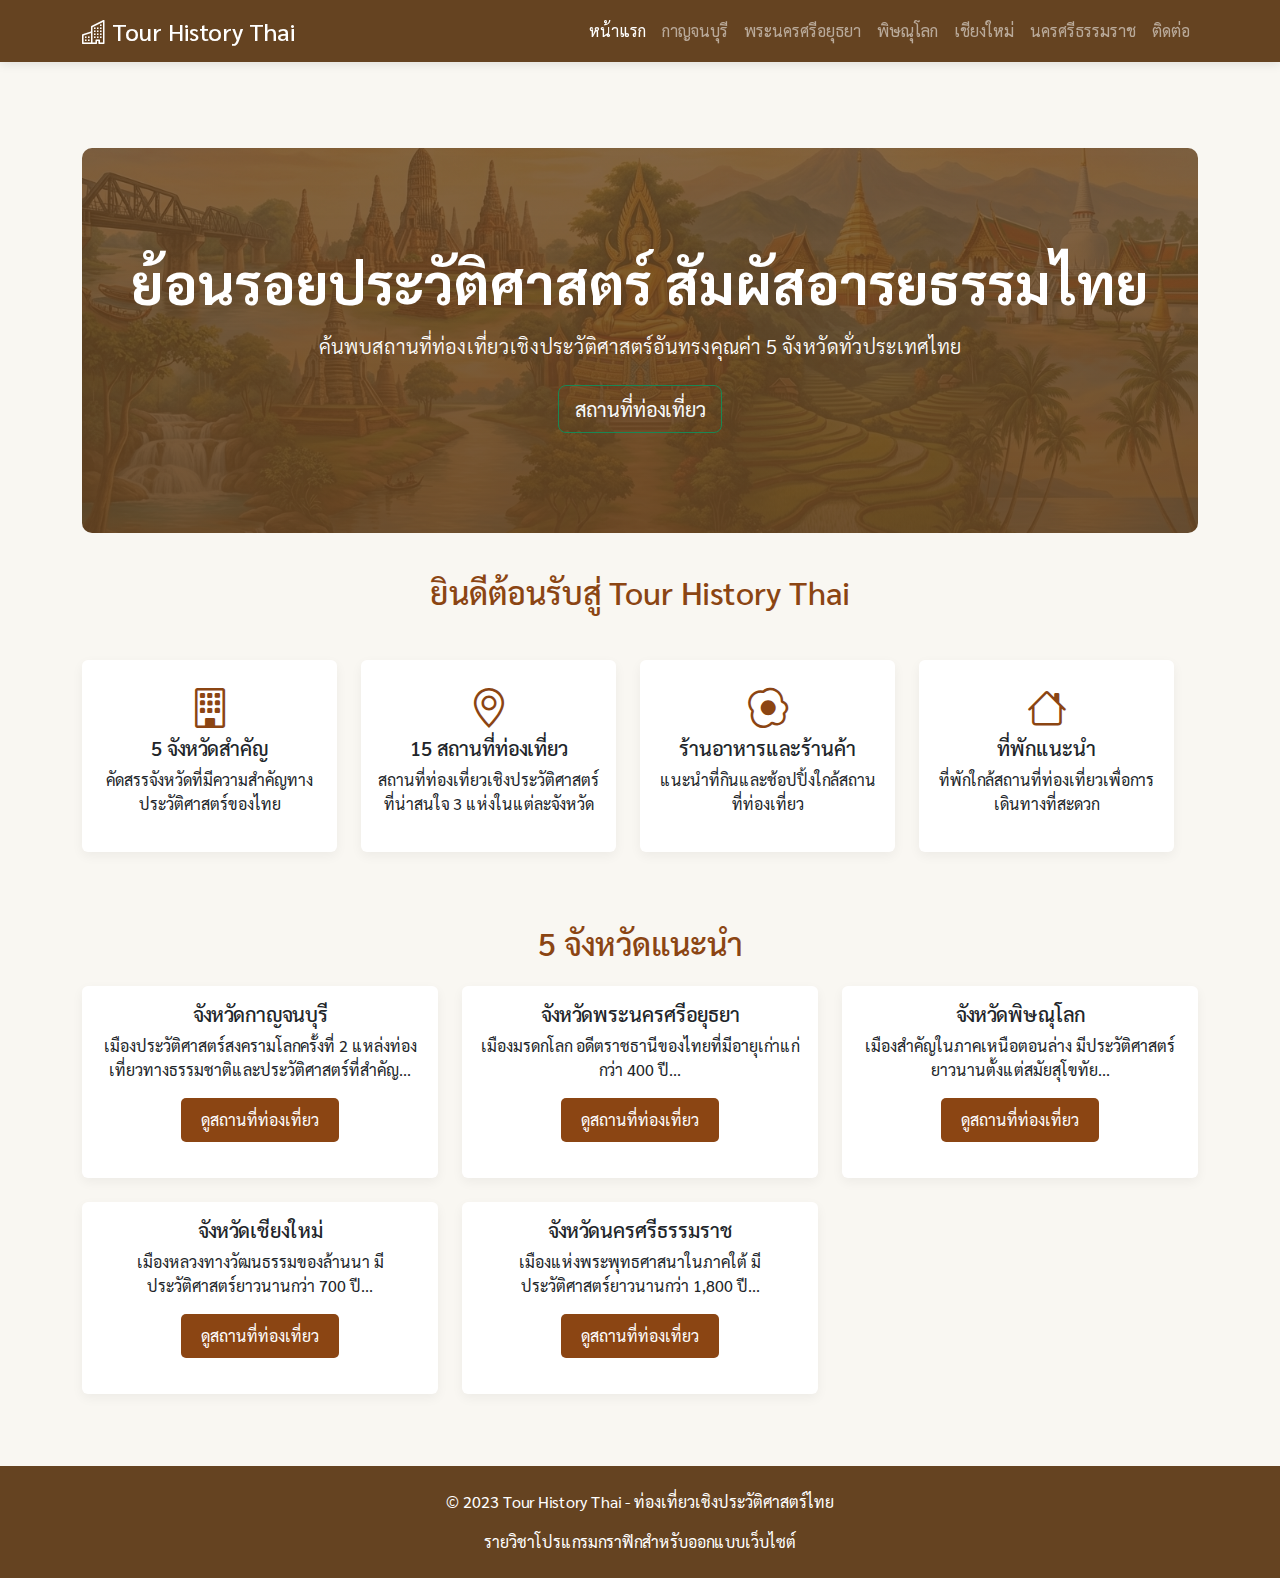
<file: travel_history/index.html>
<!DOCTYPE html>
<html lang="th">
<head>
    <meta charset="UTF-8">
    <meta name="viewport" content="width=device-width, initial-scale=1.0">
    <title>Tour History Thai - ท่องเที่ยวเชิงประวัติศาสตร์ไทย</title>
    <link href="https://cdn.jsdelivr.net/npm/bootstrap@5.3.0-alpha1/dist/css/bootstrap.min.css" rel="stylesheet">
    <link rel="stylesheet" href="https://cdn.jsdelivr.net/npm/bootstrap-icons@1.10.3/font/bootstrap-icons.css">
    <link rel="stylesheet" href="style.css">
    <link rel="preconnect" href="https://fonts.googleapis.com">
    <link rel="preconnect" href="https://fonts.gstatic.com" crossorigin>
    <link href="https://fonts.googleapis.com/css2?family=Kanit:wght@300;400;500&family=Sarabun:wght@300;400&display=swap" rel="stylesheet">
</head>
<body>
    <!-- Navigation Bar -->
    <nav class="navbar navbar-expand-lg navbar-dark fixed-top">
        <div class="container">
            <a class="navbar-brand" href="index.html">
                <i class="bi bi-buildings"></i> Tour History Thai
            </a>
            <button class="navbar-toggler" type="button" data-bs-toggle="collapse" data-bs-target="#navbarNav">
                <span class="navbar-toggler-icon"></span>
            </button>
            <div class="collapse navbar-collapse" id="navbarNav">
                <ul class="navbar-nav ms-auto">
                    <li class="nav-item">
                        <a class="nav-link active" href="index.html">หน้าแรก</a>
                    </li>
                    <li class="nav-item">
                        <a class="nav-link" href="provinces/kanchanaburi.html">กาญจนบุรี</a>
                    </li>
                    <li class="nav-item">
                        <a class="nav-link" href="provinces/ayutthaya.html">พระนครศรีอยุธยา</a>
                    </li>
                    <li class="nav-item">
                        <a class="nav-link" href="provinces/phitsanulok.html">พิษณุโลก</a>
                    </li>
                    <li class="nav-item">
                        <a class="nav-link" href="provinces/chiangmai.html">เชียงใหม่</a>
                    </li>
                    <li class="nav-item">
                        <a class="nav-link" href="provinces/nakhonsithammarat.html">นครศรีธรรมราช</a>
                    </li>
                    <li class="nav-item">
                        <a class="nav-link" href="contact.html">ติดต่อ</a>
                    </li>
                </ul>
            </div>
        </div>
    </nav>

    <!-- Main Content -->
    <main class="container mt-5 pt-4">
        <section class="hero-section">
            <div class="text-center">
                <h1 class="display-4 fw-bold mb-3">ย้อนรอยประวัติศาสตร์ สัมผัสอารยธรรมไทย</h1>
                <p class="lead mb-4">ค้นพบสถานที่ท่องเที่ยวเชิงประวัติศาสตร์อันทรงคุณค่า 5 จังหวัดทั่วประเทศไทย</p>
                <a href="#travel" class="btn btn-lg btn-outline-success text-light">สถานที่ท่องเที่ยว</a>
            </div>
        </section>
        
        <div class="row mb-5">
            <div class="col-12 mb-4">
                <h2 class="text-center text-brown mb-4">ยินดีต้อนรับสู่ Tour History Thai</h2>
            </div>
            
            <div class="row">
                <div class="col-md-3 col-sm-6 mb-4">
                    <div class="card text-center h-100 border-0">
                        <div class="card-body">
                            <i class="bi bi-building fs-1 text-brown mb-3"></i>
                            <h5 class="card-title">5 จังหวัดสำคัญ</h5>
                            <p class="card-text">คัดสรรจังหวัดที่มีความสำคัญทางประวัติศาสตร์ของไทย</p>
                        </div>
                    </div>
                </div>
                <div class="col-md-3 col-sm-6 mb-4">
                    <div class="card text-center h-100 border-0">
                        <div class="card-body">
                            <i class="bi bi-geo-alt fs-1 text-brown mb-3"></i>
                            <h5 class="card-title">15 สถานที่ท่องเที่ยว</h5>
                            <p class="card-text">สถานที่ท่องเที่ยวเชิงประวัติศาสตร์ที่น่าสนใจ 3 แห่งในแต่ละจังหวัด</p>
                        </div>
                    </div>
                </div>
                <div class="col-md-3 col-sm-6 mb-4">
                    <div class="card text-center h-100 border-0">
                        <div class="card-body">
                            <i class="bi bi-egg-fried fs-1 text-brown mb-3"></i>
                            <h5 class="card-title">ร้านอาหารและร้านค้า</h5>
                            <p class="card-text">แนะนำที่กินและช้อปปิ้งใกล้สถานที่ท่องเที่ยว</p>
                        </div>
                    </div>
                </div>
                <div class="col-md-3 col-sm-6 mb-4">
                    <div class="card text-center h-100 border-0">
                        <div class="card-body">
                            <i class="bi bi-house fs-1 text-brown mb-3"></i>
                            <h5 class="card-title">ที่พักแนะนำ</h5>
                            <p class="card-text">ที่พักใกล้สถานที่ท่องเที่ยวเพื่อการเดินทางที่สะดวก</p>
                        </div>
                    </div>
                </div>
            </div>
        </div>
        
        <h2 class="text-center text-brown mb-4" id="travel">5 จังหวัดแนะนำ</h2>
        <div class="row">
            <div class="col-lg-4 col-md-6 mb-4">
                <div class="card h-100">
                    <div class="card-body text-center">
                        <h5 class="card-title">จังหวัดกาญจนบุรี</h5>
                        <p class="card-text">เมืองประวัติศาสตร์สงครามโลกครั้งที่ 2 แหล่งท่องเที่ยวทางธรรมชาติและประวัติศาสตร์ที่สำคัญ...</p>
                        <a href="provinces/kanchanaburi.html" class="btn btn-brown">ดูสถานที่ท่องเที่ยว</a>
                    </div>
                </div>
            </div>
            <div class="col-lg-4 col-md-6 mb-4">
                <div class="card h-100">
                    <div class="card-body text-center">
                        <h5 class="card-title">จังหวัดพระนครศรีอยุธยา</h5>
                        <p class="card-text">เมืองมรดกโลก อดีตราชธานีของไทยที่มีอายุเก่าแก่กว่า 400 ปี...</p>
                        <a href="provinces/ayutthaya.html" class="btn btn-brown">ดูสถานที่ท่องเที่ยว</a>
                    </div>
                </div>
            </div>
            <div class="col-lg-4 col-md-6 mb-4">
                <div class="card h-100">
                    <div class="card-body text-center">
                        <h5 class="card-title">จังหวัดพิษณุโลก</h5>
                        <p class="card-text">เมืองสำคัญในภาคเหนือตอนล่าง มีประวัติศาสตร์ยาวนานตั้งแต่สมัยสุโขทัย...</p>
                        <a href="provinces/phitsanulok.html" class="btn btn-brown">ดูสถานที่ท่องเที่ยว</a>
                    </div>
                </div>
            </div>
            <div class="col-lg-4 col-md-6 mb-4">
                <div class="card h-100">
                    <div class="card-body text-center">
                        <h5 class="card-title">จังหวัดเชียงใหม่</h5>
                        <p class="card-text">เมืองหลวงทางวัฒนธรรมของล้านนา มีประวัติศาสตร์ยาวนานกว่า 700 ปี...</p>
                        <a href="provinces/chiangmai.html" class="btn btn-brown">ดูสถานที่ท่องเที่ยว</a>
                    </div>
                </div>
            </div>
            <div class="col-lg-4 col-md-6 mb-4">
                <div class="card h-100">
                    <div class="card-body text-center">
                        <h5 class="card-title">จังหวัดนครศรีธรรมราช</h5>
                        <p class="card-text">เมืองแห่งพระพุทธศาสนาในภาคใต้ มีประวัติศาสตร์ยาวนานกว่า 1,800 ปี...</p>
                        <a href="provinces/nakhonsithammarat.html" class="btn btn-brown">ดูสถานที่ท่องเที่ยว</a>
                    </div>
                </div>
            </div>
        </div>
    </main>

    <!-- Footer -->
    <footer class="footer mt-5 py-4">
        <div class="container text-center">
            <p>&copy; 2023 Tour History Thai - ท่องเที่ยวเชิงประวัติศาสตร์ไทย</p>
            <p class="mb-0">รายวิชาโปรแกรมกราฟิกสำหรับออกแบบเว็บไซต์</p>
        </div>
    </footer>

    <!-- Bootstrap JS -->
    <script src="https://cdn.jsdelivr.net/npm/bootstrap@5.3.0-alpha1/dist/js/bootstrap.bundle.min.js"></script>
</body>
</html>
</file>
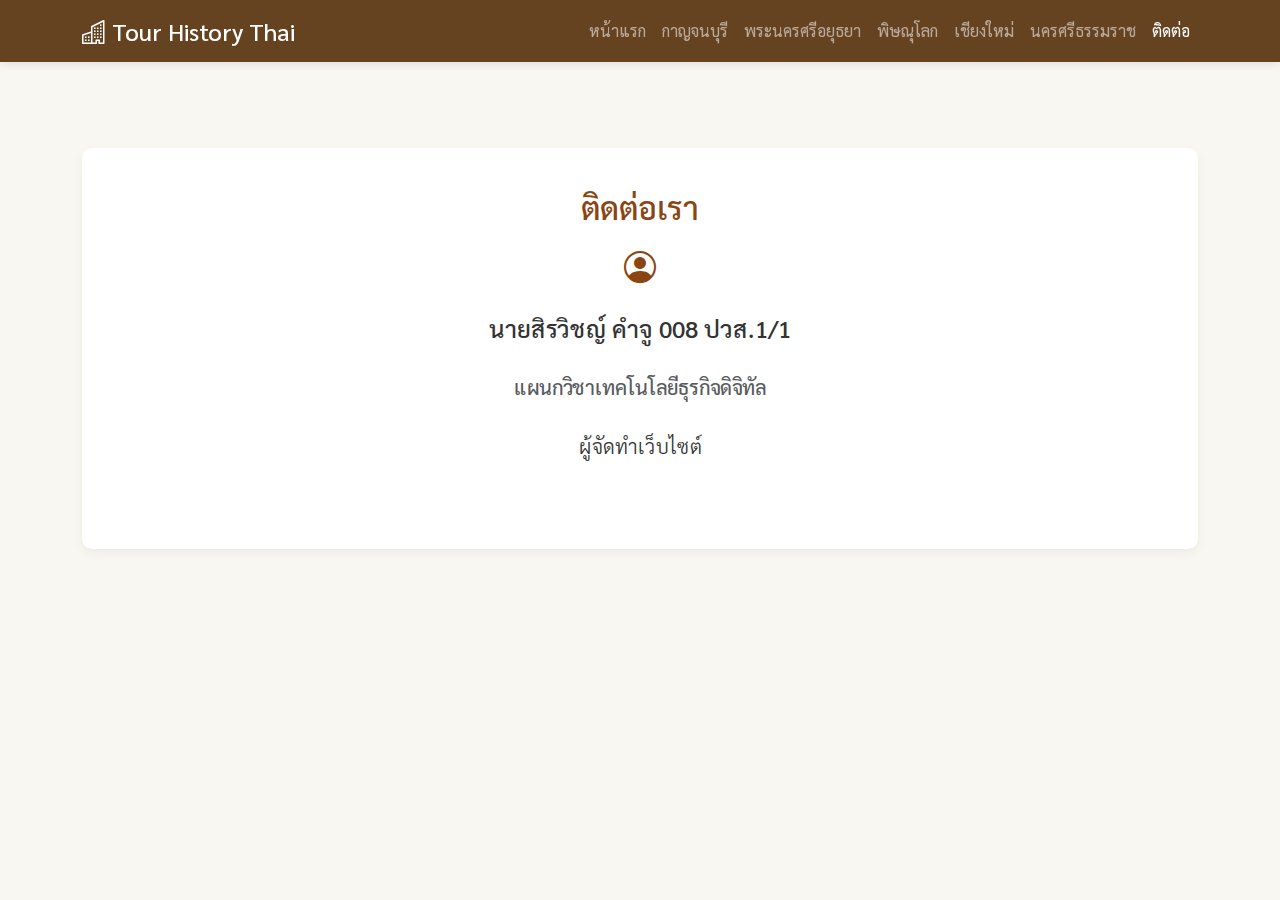
<file: travel_history/contact.html>
<!DOCTYPE html>
<html lang="th">
<head>
    <meta charset="UTF-8">
    <meta name="viewport" content="width=device-width, initial-scale=1.0">
    <title>ติดต่อ - Tour History Thai</title>
    <link href="https://cdn.jsdelivr.net/npm/bootstrap@5.3.0-alpha1/dist/css/bootstrap.min.css" rel="stylesheet">
    <link rel="stylesheet" href="https://cdn.jsdelivr.net/npm/bootstrap-icons@1.10.3/font/bootstrap-icons.css">
    <link rel="stylesheet" href="style.css">
    <link rel="preconnect" href="https://fonts.googleapis.com">
    <link rel="preconnect" href="https://fonts.gstatic.com" crossorigin>
    <link href="https://fonts.googleapis.com/css2?family=Kanit:wght@300;400;500&family=Sarabun:wght@300;400&display=swap" rel="stylesheet">
</head>
<body>
    <!-- Navigation Bar -->
    <nav class="navbar navbar-expand-lg navbar-dark fixed-top">
        <div class="container">
            <a class="navbar-brand" href="index.html">
                <i class="bi bi-buildings"></i> Tour History Thai
            </a>
            <button class="navbar-toggler" type="button" data-bs-toggle="collapse" data-bs-target="#navbarNav">
                <span class="navbar-toggler-icon"></span>
            </button>
            <div class="collapse navbar-collapse" id="navbarNav">
                <ul class="navbar-nav ms-auto">
                    <li class="nav-item">
                        <a class="nav-link" href="index.html">หน้าแรก</a>
                    </li>
                    <li class="nav-item">
                        <a class="nav-link" href="provinces/kanchanaburi.html">กาญจนบุรี</a>
                    </li>
                    <li class="nav-item">
                        <a class="nav-link" href="provinces/ayutthaya.html">พระนครศรีอยุธยา</a>
                    </li>
                    <li class="nav-item">
                        <a class="nav-link" href="provinces/phitsanulok.html">พิษณุโลก</a>
                    </li>
                    <li class="nav-item">
                        <a class="nav-link" href="provinces/chiangmai.html">เชียงใหม่</a>
                    </li>
                    <li class="nav-item">
                        <a class="nav-link" href="provinces/nakhonsithammarat.html">นครศรีธรรมราช</a>
                    </li>
                    <li class="nav-item">
                        <a class="nav-link active" href="contact.html">ติดต่อ</a>
                    </li>
                </ul>
            </div>
        </div>
    </nav>

    <!-- Main Content -->
    <main class="container mt-5 pt-4">
        <div class="contact-section">
            <h2 class="text-center text-brown mb-3">ติดต่อเรา</h2>
            
            <div class="row">
                <div class="col-md-8 mx-auto">
                    <div class="text-center mb-5">
                        <i class="bi bi-person-circle contact-icon"></i>
                        <h4 class="mt-4">นายสิรวิชญ์ คำจู 008 ปวส.1/1</h4> <br>
                        <h5 class="text-muted">แผนกวิชาเทคโนโลยีธุรกิจดิจิทัล</h5> <br>
                        <p class="lead">ผู้จัดทำเว็บไซต์</p>
                    </div>
                </div>
            </div>
        </div>
    </main>

    <!-- Bootstrap JS -->
    <script src="https://cdn.jsdelivr.net/npm/bootstrap@5.3.0-alpha1/dist/js/bootstrap.bundle.min.js"></script>
</body>

</html>
</file>
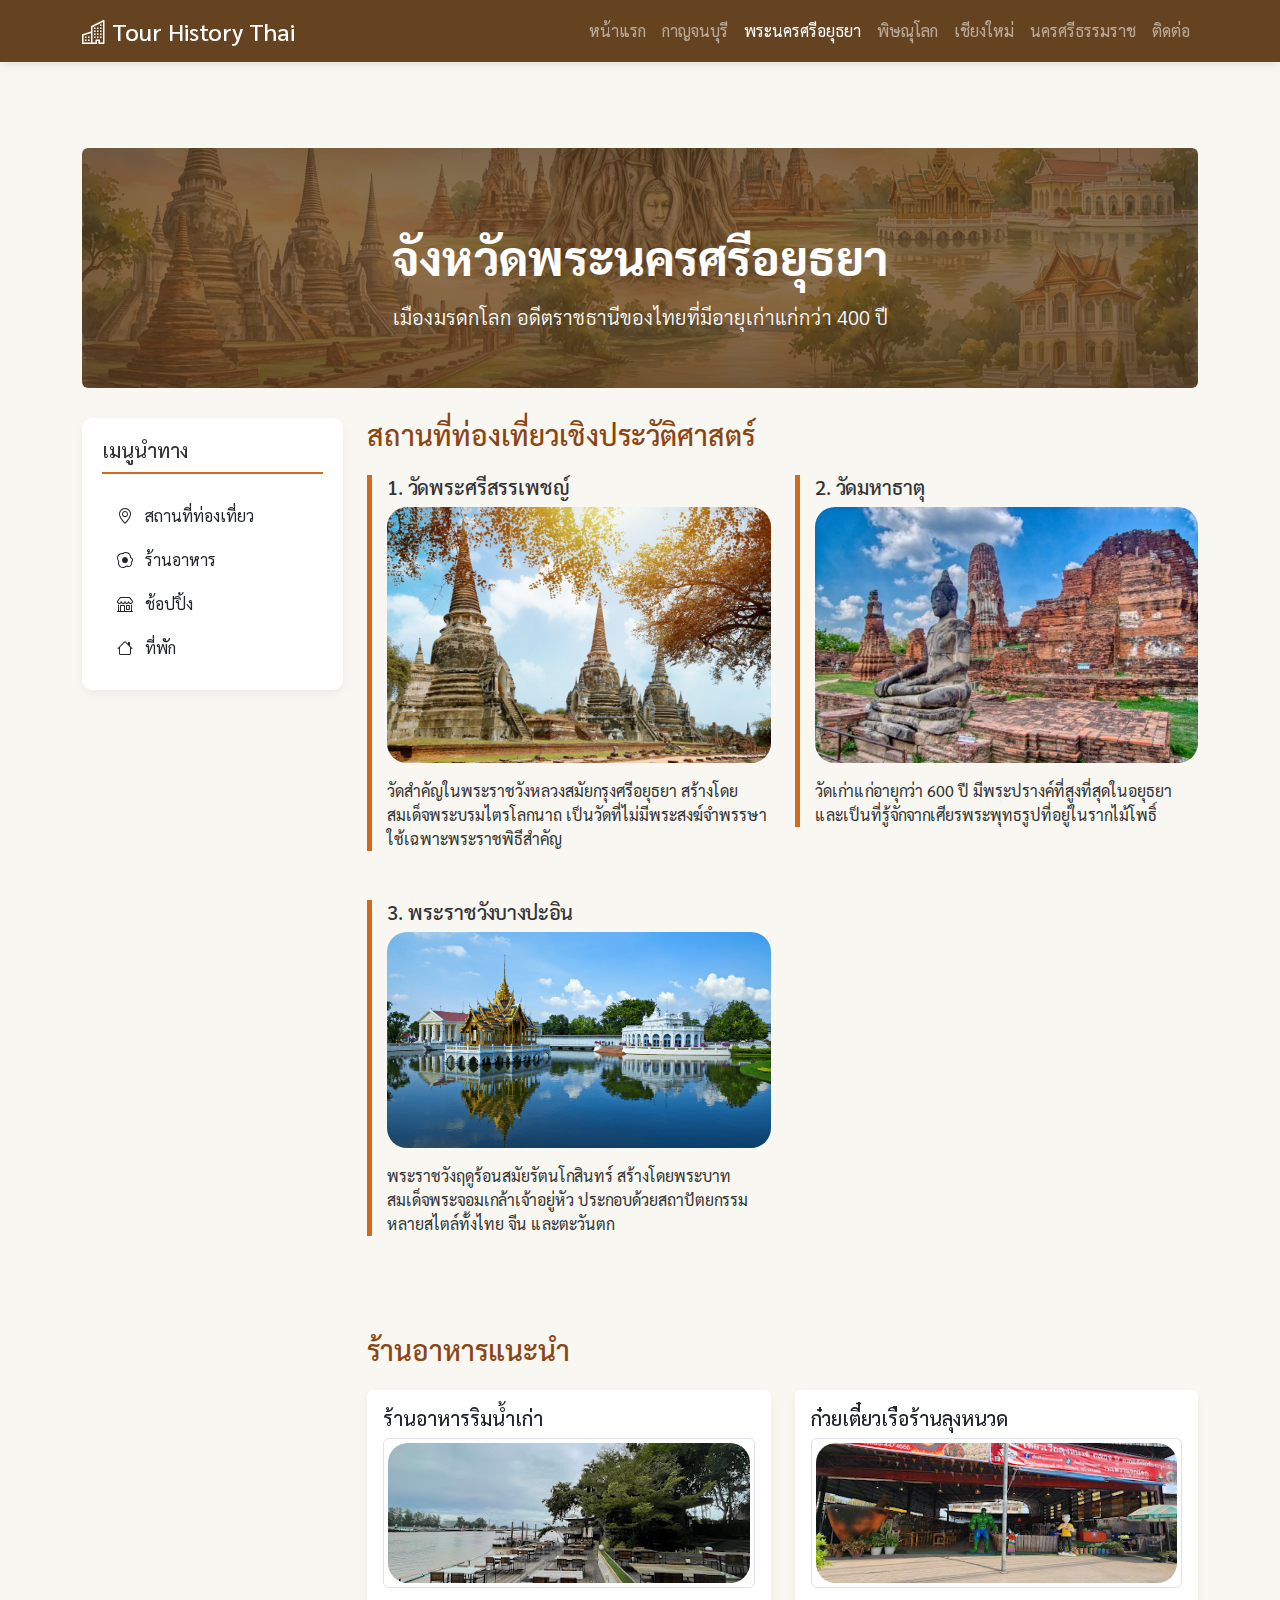
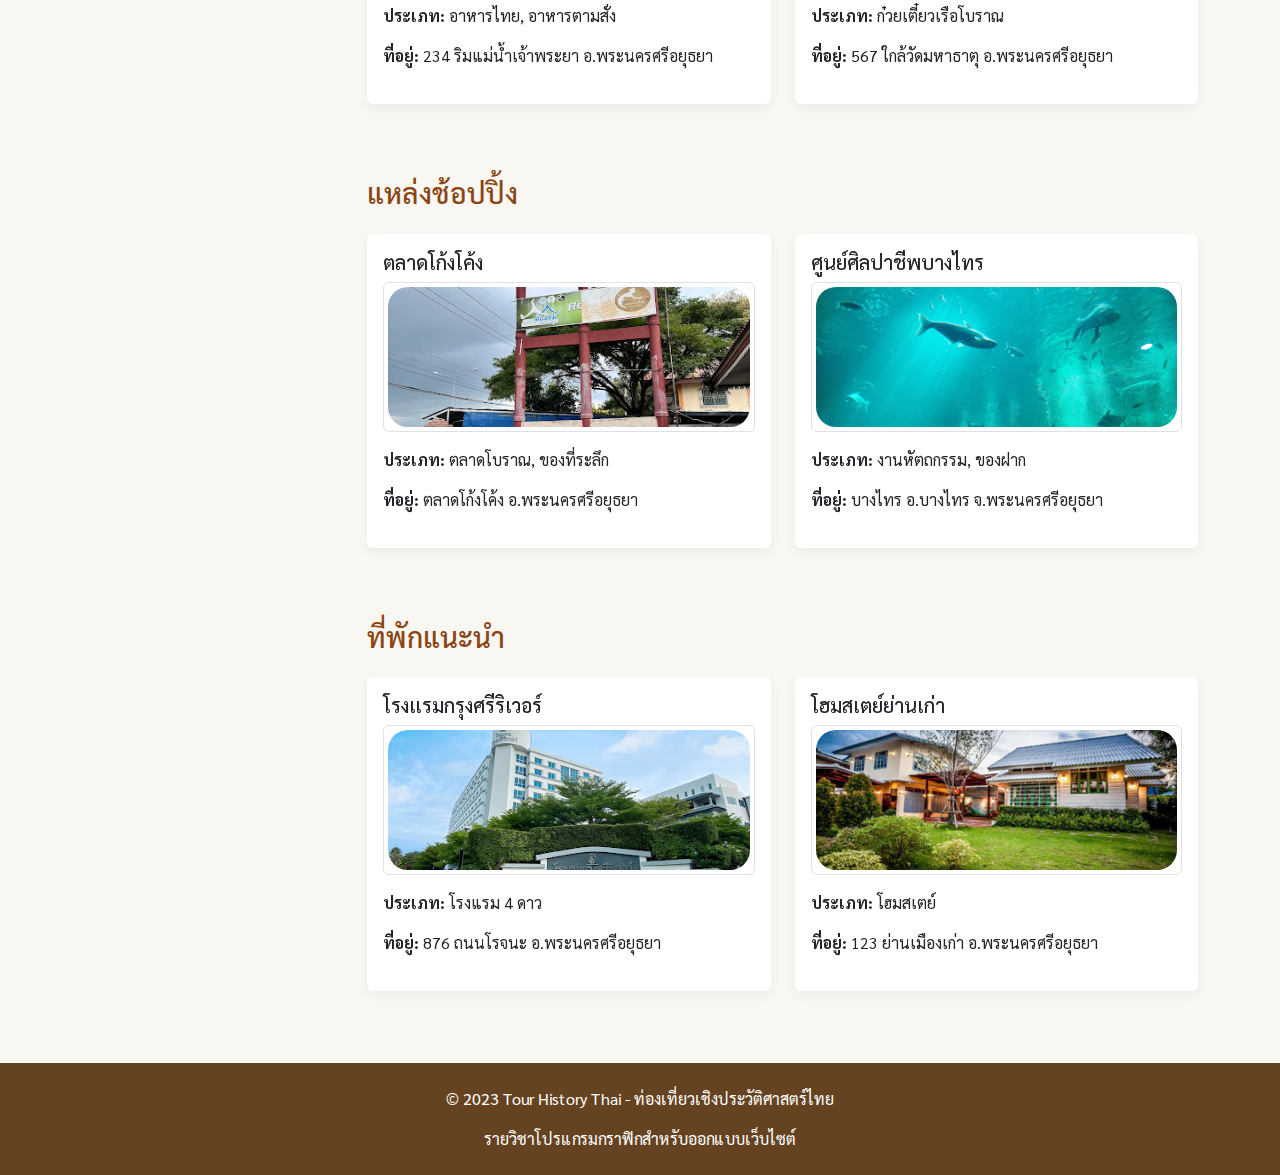
<file: travel_history/provinces/ayutthaya.html>
<!DOCTYPE html>
<html lang="th">
<head>
    <meta charset="UTF-8">
    <meta name="viewport" content="width=device-width, initial-scale=1.0">
    <title>พระนครศรีอยุธยา - Tour History Thai</title>
    <link href="https://cdn.jsdelivr.net/npm/bootstrap@5.3.0-alpha1/dist/css/bootstrap.min.css" rel="stylesheet">
    <link rel="stylesheet" href="https://cdn.jsdelivr.net/npm/bootstrap-icons@1.10.3/font/bootstrap-icons.css">
    <link rel="stylesheet" href="../style.css">
    <link rel="preconnect" href="https://fonts.googleapis.com">
    <link rel="preconnect" href="https://fonts.gstatic.com" crossorigin>
    <link href="https://fonts.googleapis.com/css2?family=Kanit:wght@300;400;500&family=Sarabun:wght@300;400&display=swap" rel="stylesheet">
</head>
<body>
    <!-- Navigation Bar -->
    <nav class="navbar navbar-expand-lg navbar-dark fixed-top">
        <div class="container">
            <a class="navbar-brand" href="../index.html">
                <i class="bi bi-buildings"></i> Tour History Thai
            </a>
            <button class="navbar-toggler" type="button" data-bs-toggle="collapse" data-bs-target="#navbarNav">
                <span class="navbar-toggler-icon"></span>
            </button>
            <div class="collapse navbar-collapse" id="navbarNav">
                <ul class="navbar-nav ms-auto">
                    <li class="nav-item">
                        <a class="nav-link" href="../index.html">หน้าแรก</a>
                    </li>
                    <li class="nav-item">
                        <a class="nav-link" href="kanchanaburi.html">กาญจนบุรี</a>
                    </li>
                    <li class="nav-item">
                        <a class="nav-link active" href="ayutthaya.html">พระนครศรีอยุธยา</a>
                    </li>
                    <li class="nav-item">
                        <a class="nav-link" href="phitsanulok.html">พิษณุโลก</a>
                    </li>
                    <li class="nav-item">
                        <a class="nav-link" href="chiangmai.html">เชียงใหม่</a>
                    </li>
                    <li class="nav-item">
                        <a class="nav-link" href="nakhonsithammarat.html">นครศรีธรรมราช</a>
                    </li>
                    <li class="nav-item">
                        <a class="nav-link" href="../contact.html">ติดต่อ</a>
                    </li>
                </ul>
            </div>
        </div>
    </nav>

    <!-- Main Content -->
    <main class="container mt-5 pt-4">
        <div class="province-hero text-center rounded" 
                style="
                   background: 
                       linear-gradient(rgba(101, 67, 33, 0.7), rgba(101, 67, 33, 0.8)),
                       url('../assets/images/ayut/ayut.png') 
                       center/cover;
                ">
            <h1 class="display-5 fw-bold mb-3">จังหวัดพระนครศรีอยุธยา</h1>
            <p class="lead">เมืองมรดกโลก อดีตราชธานีของไทยที่มีอายุเก่าแก่กว่า 400 ปี</p>
        </div>
        
        <div class="row">
            <!-- Sidebar -->
            <div class="col-lg-3">
                <div class="sidebar">
                    <h5>เมนูนำทาง</h5>
                    <div class="list-group list-group-flush">
                        <a href="#historical" class="list-group-item list-group-item-action sidebar-link">
                            <i class="bi bi-geo-alt me-2"></i> สถานที่ท่องเที่ยว
                        </a>
                        <a href="#restaurants" class="list-group-item list-group-item-action sidebar-link">
                            <i class="bi bi-egg-fried me-2"></i> ร้านอาหาร
                        </a>
                        <a href="#shopping" class="list-group-item list-group-item-action sidebar-link">
                            <i class="bi bi-shop me-2"></i> ช้อปปิ้ง
                        </a>
                        <a href="#accommodations" class="list-group-item list-group-item-action sidebar-link">
                            <i class="bi bi-house me-2"></i> ที่พัก
                        </a>
                    </div>
                </div>
            </div>
            
            <!-- Main content -->
            <div class="col-lg-9">
                <!-- Historical Places -->
                <section id="historical">
                    <h3 class="text-brown mb-4">สถานที่ท่องเที่ยวเชิงประวัติศาสตร์</h3>
                    <div class="row">
                        <div class="col-md-6 mb-4">
                            <div class="location-card">
                                <h5>1. วัดพระศรีสรรเพชญ์</h5>
                                <div class="historical-place-img mb-3">
                                    <img src="../assets/images/ayut/1.png">
                                </div>
                                <p>วัดสำคัญในพระราชวังหลวงสมัยกรุงศรีอยุธยา สร้างโดยสมเด็จพระบรมไตรโลกนาถ เป็นวัดที่ไม่มีพระสงฆ์จำพรรษา ใช้เฉพาะพระราชพิธีสำคัญ</p>
                            </div>
                        </div>
                        <div class="col-md-6 mb-4">
                            <div class="location-card">
                                <h5>2. วัดมหาธาตุ</h5>
                                <div class="historical-place-img mb-3">
                                    <img src="../assets/images/ayut/2.jpg">
                                </div>
                                <p>วัดเก่าแก่อายุกว่า 600 ปี มีพระปรางค์ที่สูงที่สุดในอยุธยา และเป็นที่รู้จักจากเศียรพระพุทธรูปที่อยู่ในรากไม้โพธิ์</p>
                            </div>
                        </div>
                        <div class="col-md-6 mb-4">
                            <div class="location-card">
                                <h5>3. พระราชวังบางปะอิน</h5>
                                <div class="historical-place-img mb-3">
                                    <img src="../assets/images/ayut/3.png">
                                </div>
                                <p>พระราชวังฤดูร้อนสมัยรัตนโกสินทร์ สร้างโดยพระบาทสมเด็จพระจอมเกล้าเจ้าอยู่หัว ประกอบด้วยสถาปัตยกรรมหลายสไตล์ทั้งไทย จีน และตะวันตก</p>
                            </div>
                        </div>
                    </div>
                </section>
                
                <!-- Restaurants -->
                <section id="restaurants" class="mt-5">
                    <h3 class="text-brown mb-4">ร้านอาหารแนะนำ</h3>
                    <div class="row">
                        <div class="col-md-6 mb-4">
                            <div class="card h-100">
                                <div class="card-body">
                                    <h5 class="card-title">ร้านอาหารริมน้ำเก่า</h5>
                                    <div class="img-thumbnail mb-3" style="height: 150px;">
                                        <img src="../assets/images/ayut/4.jpg">
                                    </div>
                                    <p class="card-text"><strong>ประเภท:</strong> อาหารไทย, อาหารตามสั่ง</p>
                                    <p class="card-text"><strong>ที่อยู่:</strong> 234 ริมแม่น้ำเจ้าพระยา อ.พระนครศรีอยุธยา</p>
                                </div>
                            </div>
                        </div>
                        <div class="col-md-6 mb-4">
                            <div class="card h-100">
                                <div class="card-body">
                                    <h5 class="card-title">ก๋วยเตี๋ยวเรือร้านลุงหนวด</h5>
                                    <div class="img-thumbnail mb-3" style="height: 150px;">
                                        <img src="../assets/images/ayut/5.jpg">
                                    </div>
                                    <p class="card-text"><strong>ประเภท:</strong> ก๋วยเตี๋ยวเรือโบราณ</p>
                                    <p class="card-text"><strong>ที่อยู่:</strong> 567 ใกล้วัดมหาธาตุ อ.พระนครศรีอยุธยา</p>
                                </div>
                            </div>
                        </div>
                    </div>
                </section>
                
                <!-- Shopping -->
                <section id="shopping" class="mt-5">
                    <h3 class="text-brown mb-4">แหล่งช้อปปิ้ง</h3>
                    <div class="row">
                        <div class="col-md-6 mb-4">
                            <div class="card h-100">
                                <div class="card-body">
                                    <h5 class="card-title">ตลาดโก้งโค้ง</h5>
                                    <div class="img-thumbnail mb-3" style="height: 150px;">
                                        <img src="../assets/images/ayut/6.jpg">
                                    </div>
                                    <p class="card-text"><strong>ประเภท:</strong> ตลาดโบราณ, ของที่ระลึก</p>
                                    <p class="card-text"><strong>ที่อยู่:</strong> ตลาดโก้งโค้ง อ.พระนครศรีอยุธยา</p>
                                </div>
                            </div>
                        </div>
                        <div class="col-md-6 mb-4">
                            <div class="card h-100">
                                <div class="card-body">
                                    <h5 class="card-title">ศูนย์ศิลปาชีพบางไทร</h5>
                                    <div class="img-thumbnail mb-3" style="height: 150px;">
                                        <img src="../assets/images/ayut/7.jpg">
                                    </div>
                                    <p class="card-text"><strong>ประเภท:</strong> งานหัตถกรรม, ของฝาก</p>
                                    <p class="card-text"><strong>ที่อยู่:</strong> บางไทร อ.บางไทร จ.พระนครศรีอยุธยา</p>
                                </div>
                            </div>
                        </div>
                    </div>
                </section>
                
                <!-- Accommodations -->
                <section id="accommodations" class="mt-5">
                    <h3 class="text-brown mb-4">ที่พักแนะนำ</h3>
                    <div class="row">
                        <div class="col-md-6 mb-4">
                            <div class="card h-100">
                                <div class="card-body">
                                    <h5 class="card-title">โรงแรมกรุงศรีริเวอร์</h5>
                                    <div class="img-thumbnail mb-3" style="height: 150px;">
                                        <img src="../assets/images/ayut/8.jpg">
                                    </div>
                                    <p class="card-text"><strong>ประเภท:</strong> โรงแรม 4 ดาว</p>
                                    <p class="card-text"><strong>ที่อยู่:</strong> 876 ถนนโรจนะ อ.พระนครศรีอยุธยา</p>
                                </div>
                            </div>
                        </div>
                        <div class="col-md-6 mb-4">
                            <div class="card h-100">
                                <div class="card-body">
                                    <h5 class="card-title">โฮมสเตย์ย่านเก่า</h5>
                                    <div class="img-thumbnail mb-3" style="height: 150px;">
                                        <img src="../assets/images/ayut/9.jpg">
                                    </div>
                                    <p class="card-text"><strong>ประเภท:</strong> โฮมสเตย์</p>
                                    <p class="card-text"><strong>ที่อยู่:</strong> 123 ย่านเมืองเก่า อ.พระนครศรีอยุธยา</p>
                                </div>
                            </div>
                        </div>
                    </div>
                </section>
            </div>
        </div>
    </main>

    <!-- Footer -->
    <footer class="footer mt-5 py-4">
        <div class="container text-center">
            <p>&copy; 2023 Tour History Thai - ท่องเที่ยวเชิงประวัติศาสตร์ไทย</p>
            <p class="mb-0">รายวิชาโปรแกรมกราฟิกสำหรับออกแบบเว็บไซต์</p>
        </div>
    </footer>

    <!-- Bootstrap JS -->
    <script src="https://cdn.jsdelivr.net/npm/bootstrap@5.3.0-alpha1/dist/js/bootstrap.bundle.min.js"></script>
    <script>
        // Smooth scroll for sidebar links
        document.addEventListener('DOMContentLoaded', function() {
            const sidebarLinks = document.querySelectorAll('.sidebar-link');
            
            sidebarLinks.forEach(link => {
                link.addEventListener('click', function(e) {
                    e.preventDefault();
                    const targetId = this.getAttribute('href').substring(1);
                    const targetElement = document.getElementById(targetId);
                    
                    if (targetElement) {
                        window.scrollTo({
                            top: targetElement.offsetTop - 100,
                            behavior: 'smooth'
                        });
                    }
                });
            });
        });
    </script>
</body>
</html>
</file>
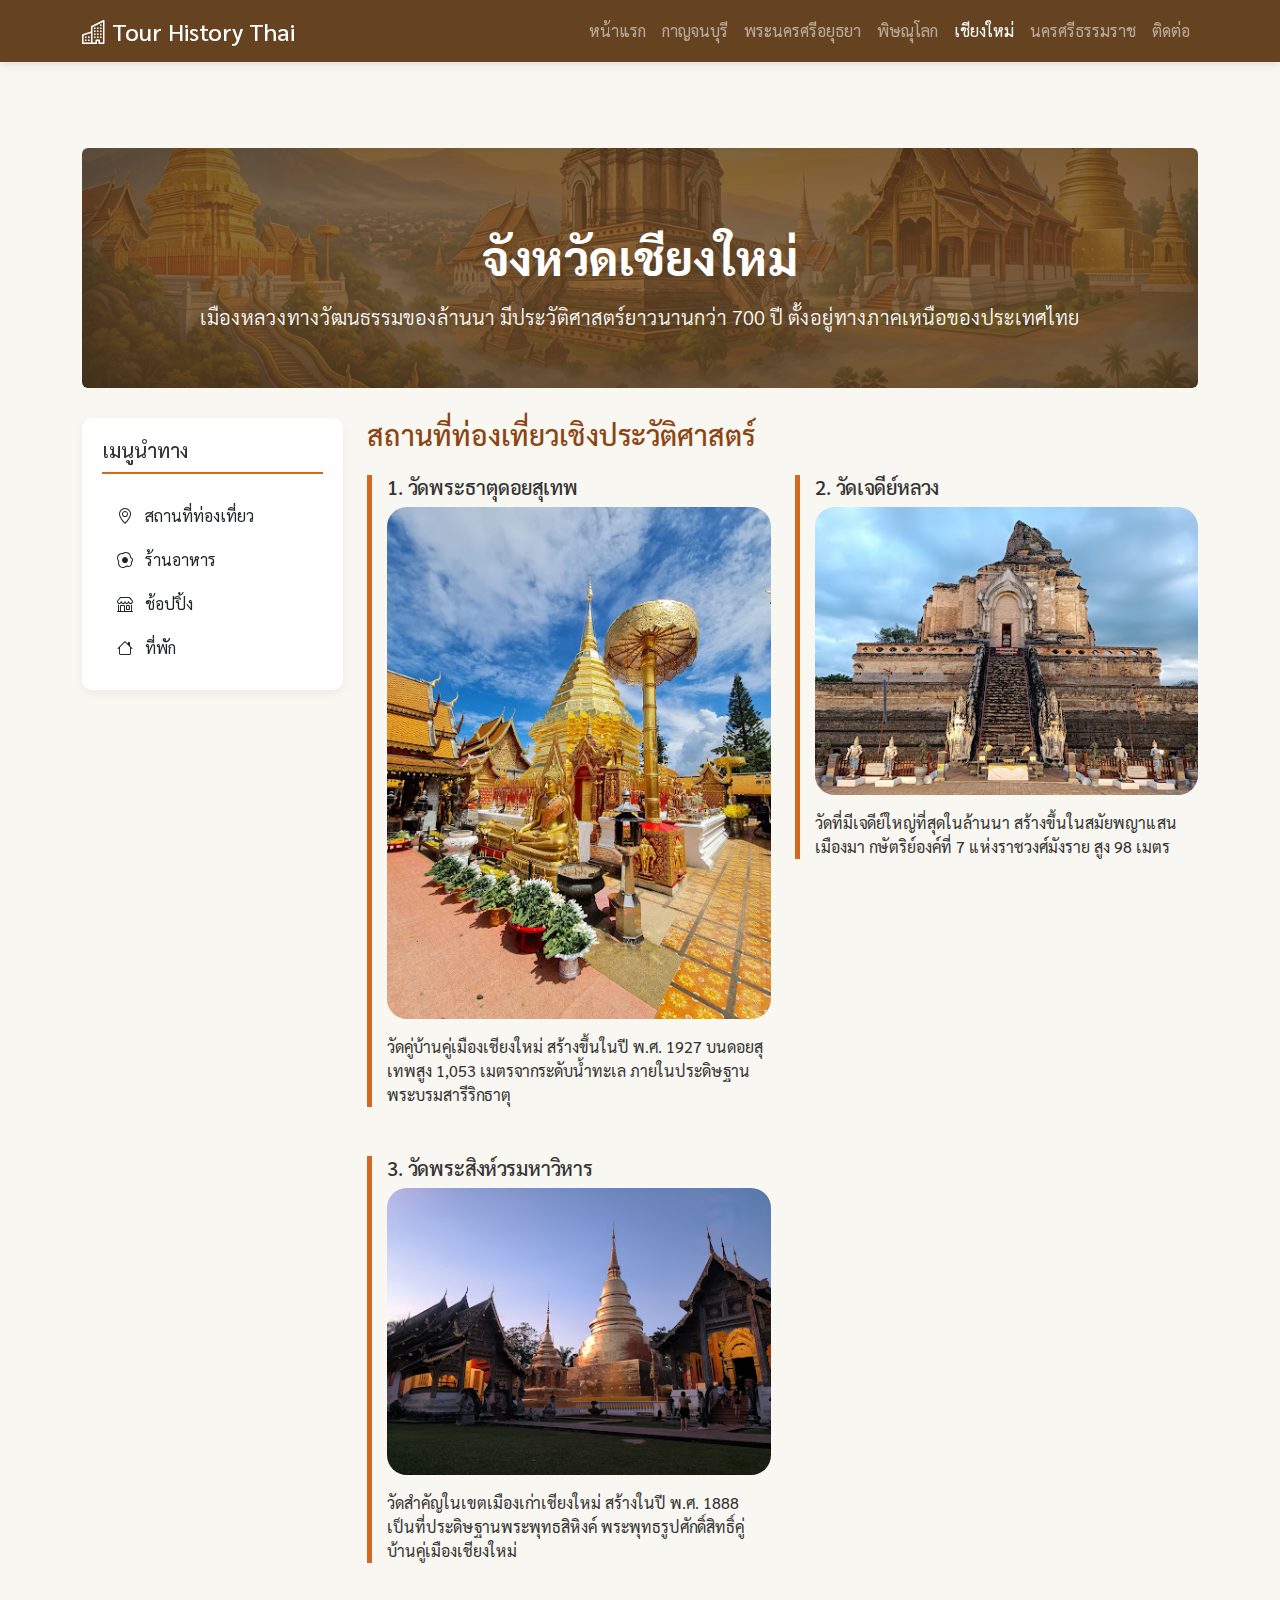
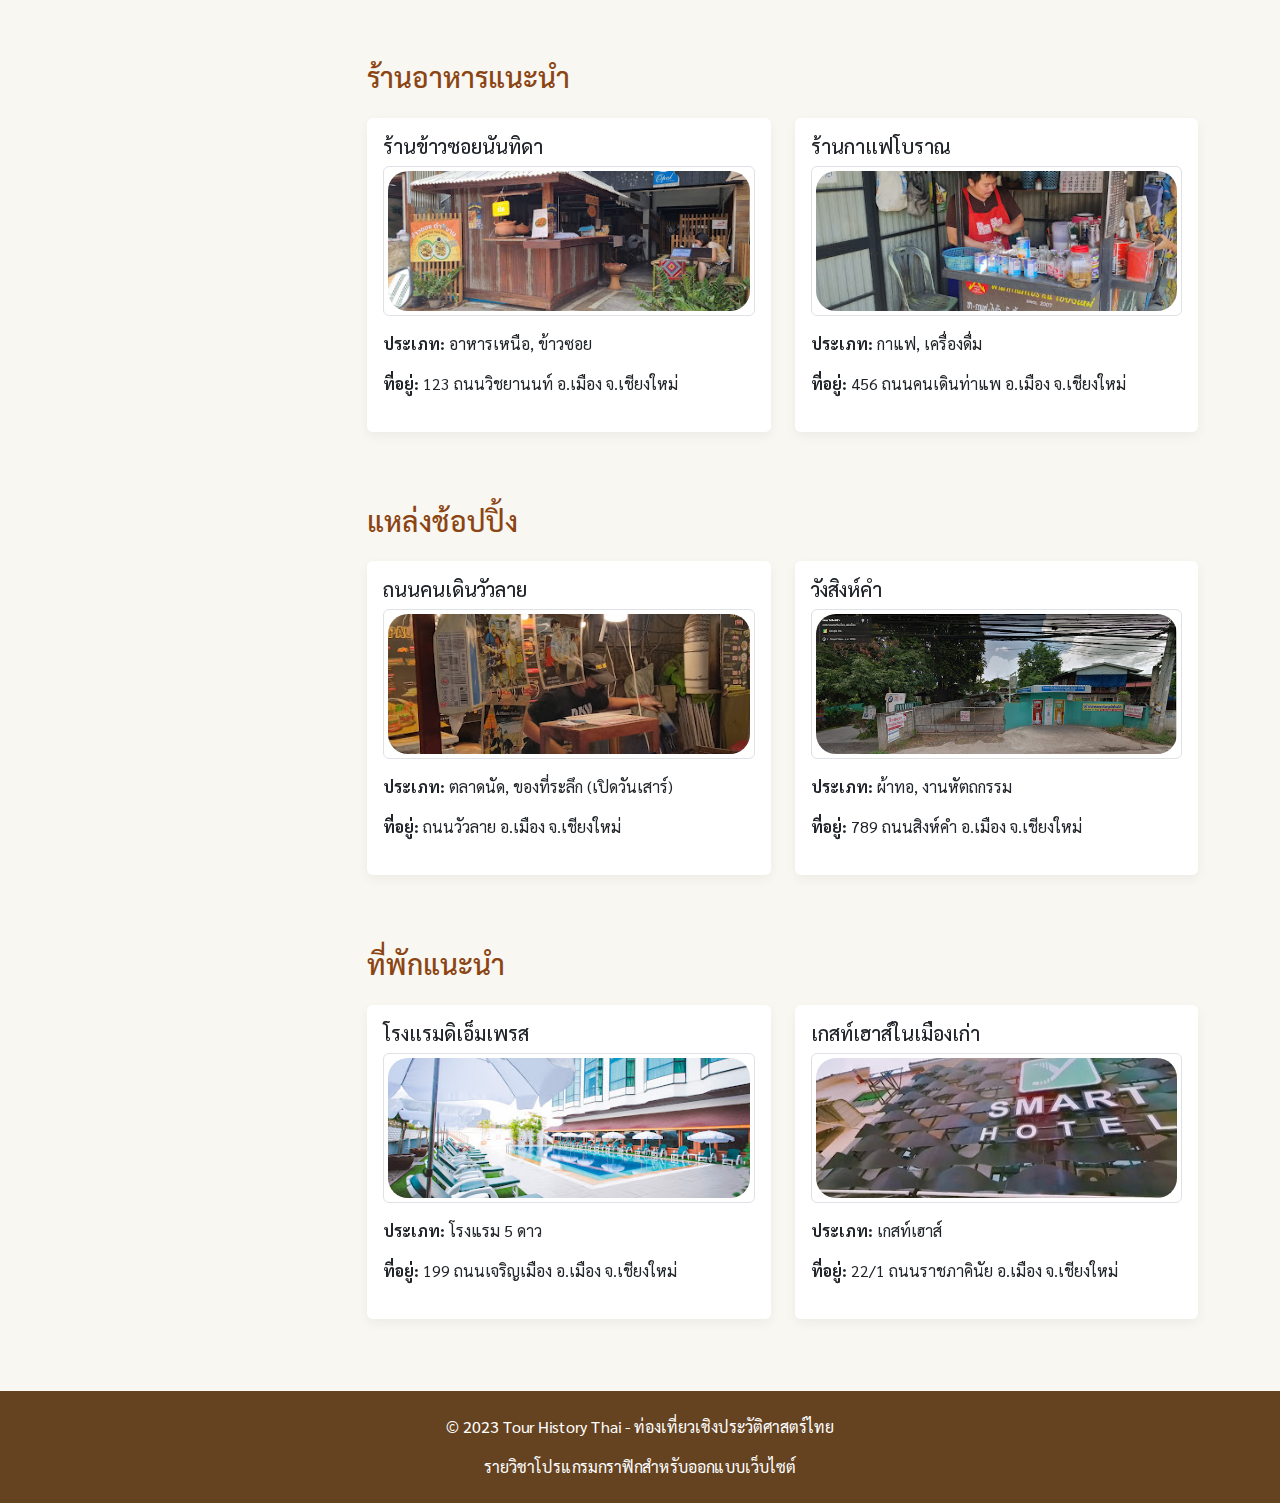
<file: travel_history/provinces/chiangmai.html>
<!DOCTYPE html>
<html lang="th">
<head>
    <meta charset="UTF-8">
    <meta name="viewport" content="width=device-width, initial-scale=1.0">
    <title>เชียงใหม่ - Tour History Thai</title>
    <link href="https://cdn.jsdelivr.net/npm/bootstrap@5.3.0-alpha1/dist/css/bootstrap.min.css" rel="stylesheet">
    <link rel="stylesheet" href="https://cdn.jsdelivr.net/npm/bootstrap-icons@1.10.3/font/bootstrap-icons.css">
    <link rel="stylesheet" href="../style.css">
    <link rel="preconnect" href="https://fonts.googleapis.com">
    <link rel="preconnect" href="https://fonts.gstatic.com" crossorigin>
    <link href="https://fonts.googleapis.com/css2?family=Kanit:wght@300;400;500&family=Sarabun:wght@300;400&display=swap" rel="stylesheet">
</head>
<body>
    <!-- Navigation Bar -->
    <nav class="navbar navbar-expand-lg navbar-dark fixed-top">
        <div class="container">
            <a class="navbar-brand" href="../index.html">
                <i class="bi bi-buildings"></i> Tour History Thai
            </a>
            <button class="navbar-toggler" type="button" data-bs-toggle="collapse" data-bs-target="#navbarNav">
                <span class="navbar-toggler-icon"></span>
            </button>
            <div class="collapse navbar-collapse" id="navbarNav">
                <ul class="navbar-nav ms-auto">
                    <li class="nav-item">
                        <a class="nav-link" href="../index.html">หน้าแรก</a>
                    </li>
                    <li class="nav-item">
                        <a class="nav-link" href="kanchanaburi.html">กาญจนบุรี</a>
                    </li>
                    <li class="nav-item">
                        <a class="nav-link" href="ayutthaya.html">พระนครศรีอยุธยา</a>
                    </li>
                    <li class="nav-item">
                        <a class="nav-link" href="phitsanulok.html">พิษณุโลก</a>
                    </li>
                    <li class="nav-item">
                        <a class="nav-link active" href="chiangmai.html">เชียงใหม่</a>
                    </li>
                    <li class="nav-item">
                        <a class="nav-link" href="nakhonsithammarat.html">นครศรีธรรมราช</a>
                    </li>
                    <li class="nav-item">
                        <a class="nav-link" href="../contact.html">ติดต่อ</a>
                    </li>
                </ul>
            </div>
        </div>
    </nav>

    <!-- Main Content -->
    <main class="container mt-5 pt-4">
        <div class="province-hero text-center rounded" 
                style="
                   background: 
                       linear-gradient(rgba(101, 67, 33, 0.7), rgba(101, 67, 33, 0.8)),
                       url('../assets/images/ch/chi.png') 
                       center/cover;
                ">
            <h1 class="display-5 fw-bold mb-3">จังหวัดเชียงใหม่</h1>
            <p class="lead">เมืองหลวงทางวัฒนธรรมของล้านนา มีประวัติศาสตร์ยาวนานกว่า 700 ปี ตั้งอยู่ทางภาคเหนือของประเทศไทย</p>
        </div>
        
        <div class="row">
            <!-- Sidebar -->
            <div class="col-lg-3">
                <div class="sidebar">
                    <h5>เมนูนำทาง</h5>
                    <div class="list-group list-group-flush">
                        <a href="#historical" class="list-group-item list-group-item-action sidebar-link">
                            <i class="bi bi-geo-alt me-2"></i> สถานที่ท่องเที่ยว
                        </a>
                        <a href="#restaurants" class="list-group-item list-group-item-action sidebar-link">
                            <i class="bi bi-egg-fried me-2"></i> ร้านอาหาร
                        </a>
                        <a href="#shopping" class="list-group-item list-group-item-action sidebar-link">
                            <i class="bi bi-shop me-2"></i> ช้อปปิ้ง
                        </a>
                        <a href="#accommodations" class="list-group-item list-group-item-action sidebar-link">
                            <i class="bi bi-house me-2"></i> ที่พัก
                        </a>
                    </div>
                </div>
            </div>
            
            <!-- Main content -->
            <div class="col-lg-9">
                <!-- Historical Places -->
                <section id="historical">
                    <h3 class="text-brown mb-4">สถานที่ท่องเที่ยวเชิงประวัติศาสตร์</h3>
                    <div class="row">
                        <div class="col-md-6 mb-4">
                            <div class="location-card">
                                <h5>1. วัดพระธาตุดอยสุเทพ</h5>
                                <div class="historical-place-img mb-3">
                                    <img src="../assets/images/ch/1.jpg">
                                </div>
                                <p>วัดคู่บ้านคู่เมืองเชียงใหม่ สร้างขึ้นในปี พ.ศ. 1927 บนดอยสุเทพสูง 1,053 เมตรจากระดับน้ำทะเล ภายในประดิษฐานพระบรมสารีริกธาตุ</p>
                            </div>
                        </div>
                        <div class="col-md-6 mb-4">
                            <div class="location-card">
                                <h5>2. วัดเจดีย์หลวง</h5>
                                <div class="historical-place-img mb-3">
                                    <img src="../assets/images/ch/2.jpg">
                                </div>
                                <p>วัดที่มีเจดีย์ใหญ่ที่สุดในล้านนา สร้างขึ้นในสมัยพญาแสนเมืองมา กษัตริย์องค์ที่ 7 แห่งราชวงศ์มังราย สูง 98 เมตร</p>
                            </div>
                        </div>
                        <div class="col-md-6 mb-4">
                            <div class="location-card">
                                <h5>3. วัดพระสิงห์วรมหาวิหาร</h5>
                                <div class="historical-place-img mb-3">
                                    <img src="../assets/images/ch/3.jpg">
                                </div>
                                <p>วัดสำคัญในเขตเมืองเก่าเชียงใหม่ สร้างในปี พ.ศ. 1888 เป็นที่ประดิษฐานพระพุทธสิหิงค์ พระพุทธรูปศักดิ์สิทธิ์คู่บ้านคู่เมืองเชียงใหม่</p>
                            </div>
                        </div>
                    </div>
                </section>
                
                <!-- Restaurants -->
                <section id="restaurants" class="mt-5">
                    <h3 class="text-brown mb-4">ร้านอาหารแนะนำ</h3>
                    <div class="row">
                        <div class="col-md-6 mb-4">
                            <div class="card h-100">
                                <div class="card-body">
                                    <h5 class="card-title">ร้านข้าวซอยนันทิดา</h5>
                                    <div class="img-thumbnail mb-3" style="height: 150px;">
                                        <img src="../assets/images/ch/4.jpg">
                                    </div>
                                    <p class="card-text"><strong>ประเภท:</strong> อาหารเหนือ, ข้าวซอย</p>
                                    <p class="card-text"><strong>ที่อยู่:</strong> 123 ถนนวิชยานนท์ อ.เมือง จ.เชียงใหม่</p>
                                </div>
                            </div>
                        </div>
                        <div class="col-md-6 mb-4">
                            <div class="card h-100">
                                <div class="card-body">
                                    <h5 class="card-title">ร้านกาแฟโบราณ</h5>
                                    <div class="img-thumbnail mb-3" style="height: 150px;">
                                        <img src="../assets/images/ch/5.jpg">
                                    </div>
                                    <p class="card-text"><strong>ประเภท:</strong> กาแฟ, เครื่องดื่ม</p>
                                    <p class="card-text"><strong>ที่อยู่:</strong> 456 ถนนคนเดินท่าแพ อ.เมือง จ.เชียงใหม่</p>
                                </div>
                            </div>
                        </div>
                    </div>
                </section>
                
                <!-- Shopping -->
                <section id="shopping" class="mt-5">
                    <h3 class="text-brown mb-4">แหล่งช้อปปิ้ง</h3>
                    <div class="row">
                        <div class="col-md-6 mb-4">
                            <div class="card h-100">
                                <div class="card-body">
                                    <h5 class="card-title">ถนนคนเดินวัวลาย</h5>
                                    <div class="img-thumbnail mb-3" style="height: 150px;">
                                        <img src="../assets/images/ch/6.jpg">
                                    </div>
                                    <p class="card-text"><strong>ประเภท:</strong> ตลาดนัด, ของที่ระลึก (เปิดวันเสาร์)</p>
                                    <p class="card-text"><strong>ที่อยู่:</strong> ถนนวัวลาย อ.เมือง จ.เชียงใหม่</p>
                                </div>
                            </div>
                        </div>
                        <div class="col-md-6 mb-4">
                            <div class="card h-100">
                                <div class="card-body">
                                    <h5 class="card-title">วังสิงห์คำ</h5>
                                    <div class="img-thumbnail mb-3" style="height: 150px;">
                                        <img src="../assets/images/ch/7.jpg">
                                    </div>
                                    <p class="card-text"><strong>ประเภท:</strong> ผ้าทอ, งานหัตถกรรม</p>
                                    <p class="card-text"><strong>ที่อยู่:</strong> 789 ถนนสิงห์คำ อ.เมือง จ.เชียงใหม่</p>
                                </div>
                            </div>
                        </div>
                    </div>
                </section>
                
                <!-- Accommodations -->
                <section id="accommodations" class="mt-5">
                    <h3 class="text-brown mb-4">ที่พักแนะนำ</h3>
                    <div class="row">
                        <div class="col-md-6 mb-4">
                            <div class="card h-100">
                                <div class="card-body">
                                    <h5 class="card-title">โรงแรมดิเอ็มเพรส</h5>
                                    <div class="img-thumbnail mb-3" style="height: 150px;">
                                        <img src="../assets/images/ch/8.jpg">
                                    </div>
                                    <p class="card-text"><strong>ประเภท:</strong> โรงแรม 5 ดาว</p>
                                    <p class="card-text"><strong>ที่อยู่:</strong> 199 ถนนเจริญเมือง อ.เมือง จ.เชียงใหม่</p>
                                </div>
                            </div>
                        </div>
                        <div class="col-md-6 mb-4">
                            <div class="card h-100">
                                <div class="card-body">
                                    <h5 class="card-title">เกสท์เฮาส์ในเมืองเก่า</h5>
                                    <div class="img-thumbnail mb-3" style="height: 150px;">
                                        <img src="../assets/images/ch/9.jpg">
                                    </div>
                                    <p class="card-text"><strong>ประเภท:</strong> เกสท์เฮาส์</p>
                                    <p class="card-text"><strong>ที่อยู่:</strong> 22/1 ถนนราชภาคินัย อ.เมือง จ.เชียงใหม่</p>
                                </div>
                            </div>
                        </div>
                    </div>
                </section>
            </div>
        </div>
    </main>

    <!-- Footer -->
    <footer class="footer mt-5 py-4">
        <div class="container text-center">
            <p>&copy; 2023 Tour History Thai - ท่องเที่ยวเชิงประวัติศาสตร์ไทย</p>
            <p class="mb-0">รายวิชาโปรแกรมกราฟิกสำหรับออกแบบเว็บไซต์</p>
        </div>
    </footer>

    <!-- Bootstrap JS -->
    <script src="https://cdn.jsdelivr.net/npm/bootstrap@5.3.0-alpha1/dist/js/bootstrap.bundle.min.js"></script>
    <script>
        // Smooth scroll for sidebar links
        document.addEventListener('DOMContentLoaded', function() {
            const sidebarLinks = document.querySelectorAll('.sidebar-link');
            
            sidebarLinks.forEach(link => {
                link.addEventListener('click', function(e) {
                    e.preventDefault();
                    const targetId = this.getAttribute('href').substring(1);
                    const targetElement = document.getElementById(targetId);
                    
                    if (targetElement) {
                        window.scrollTo({
                            top: targetElement.offsetTop - 100,
                            behavior: 'smooth'
                        });
                    }
                });
            });
        });
    </script>
</body>
</html>
</file>
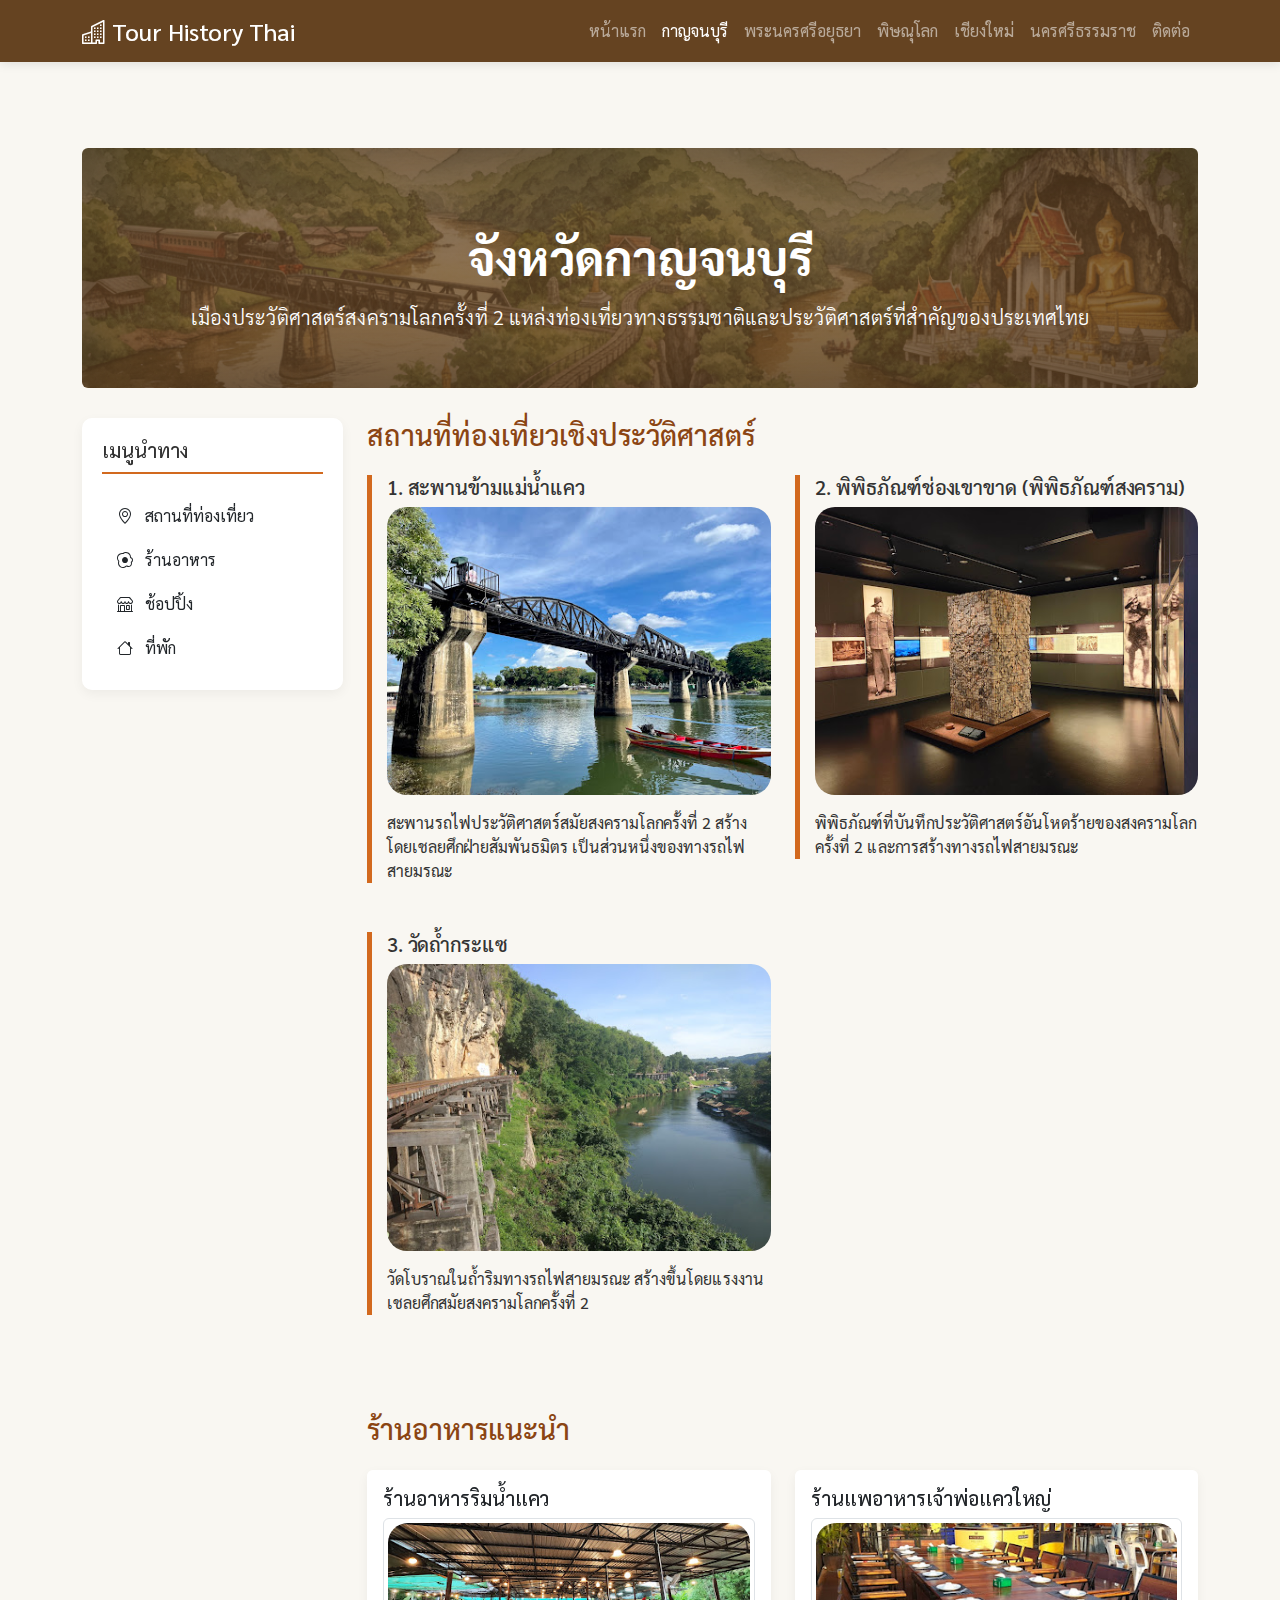
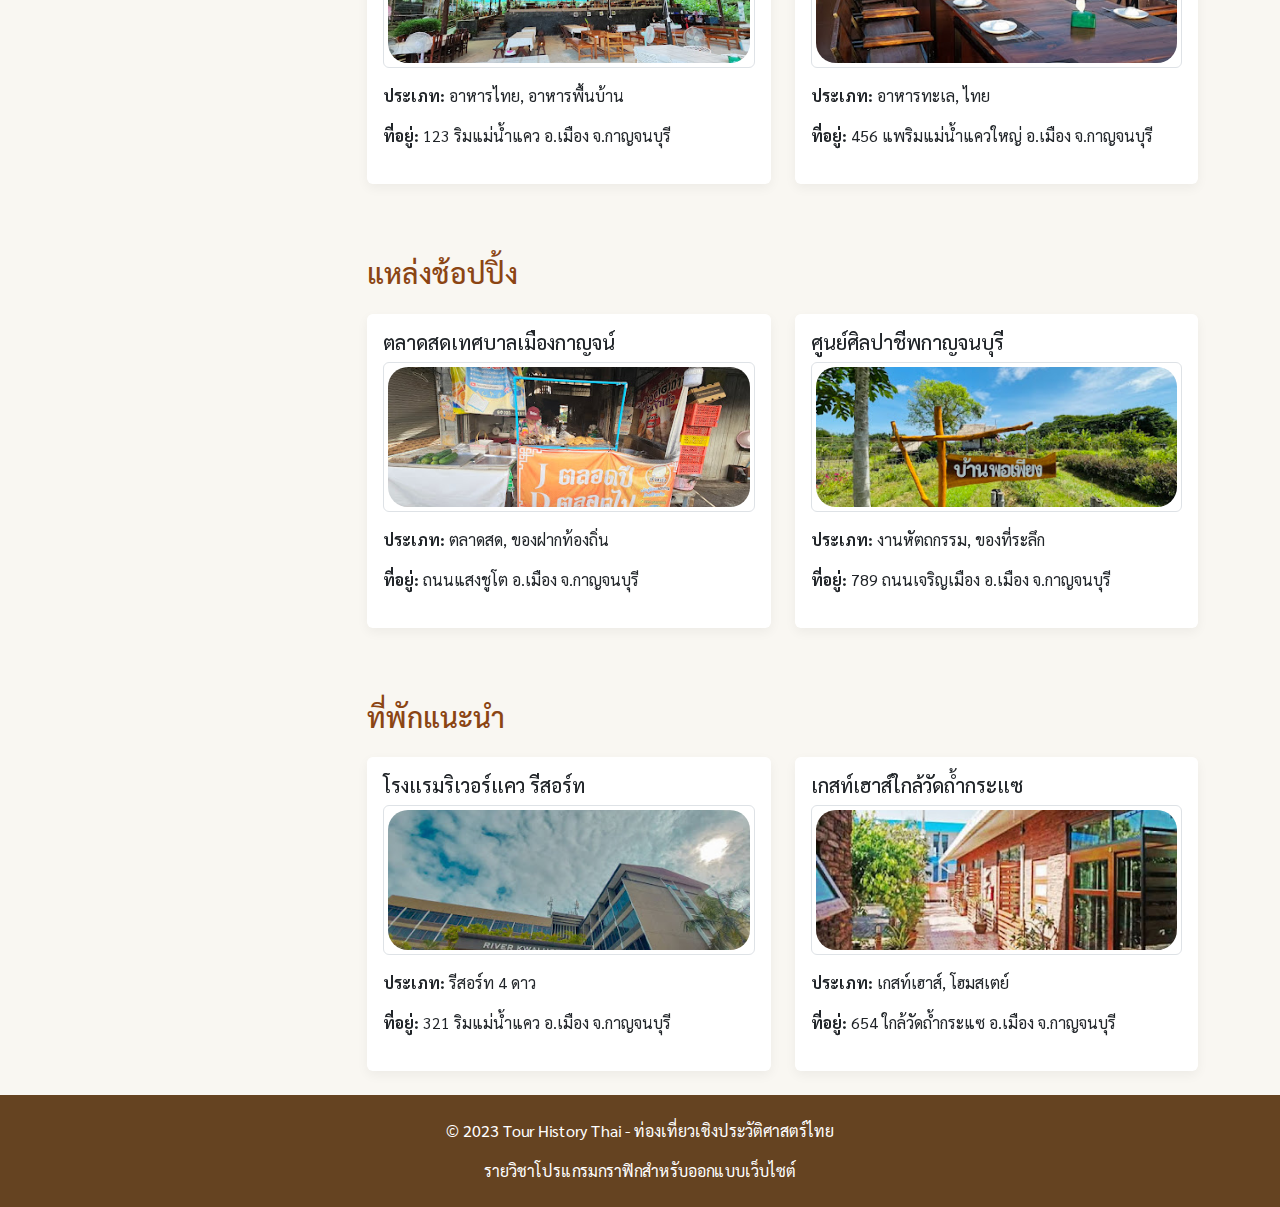
<file: travel_history/provinces/kanchanaburi.html>
<!DOCTYPE html>
<html lang="th">
<head>
    <meta charset="UTF-8">
    <meta name="viewport" content="width=device-width, initial-scale=1.0">
    <title>กาญจนบุรี - Tour History Thai</title>
    <link href="https://cdn.jsdelivr.net/npm/bootstrap@5.3.0-alpha1/dist/css/bootstrap.min.css" rel="stylesheet">
    <link rel="stylesheet" href="https://cdn.jsdelivr.net/npm/bootstrap-icons@1.10.3/font/bootstrap-icons.css">
    <link rel="stylesheet" href="../style.css">
    <link rel="preconnect" href="https://fonts.googleapis.com">
    <link rel="preconnect" href="https://fonts.gstatic.com" crossorigin>
    <link href="https://fonts.googleapis.com/css2?family=Kanit:wght@300;400;500&family=Sarabun:wght@300;400&display=swap" rel="stylesheet">
</head>
<body class="d-flex flex-column min-vh-100">
    <!-- Navigation Bar -->
    <nav class="navbar navbar-expand-lg navbar-dark fixed-top">
        <div class="container">
            <a class="navbar-brand" href="../index.html">
                <i class="bi bi-buildings"></i> Tour History Thai
            </a>
            <button class="navbar-toggler" type="button" data-bs-toggle="collapse" data-bs-target="#navbarNav">
                <span class="navbar-toggler-icon"></span>
            </button>
            <div class="collapse navbar-collapse" id="navbarNav">
                <ul class="navbar-nav ms-auto">
                    <li class="nav-item">
                        <a class="nav-link" href="../index.html">หน้าแรก</a>
                    </li>
                    <li class="nav-item">
                        <a class="nav-link active" href="kanchanaburi.html">กาญจนบุรี</a>
                    </li>
                    <li class="nav-item">
                        <a class="nav-link" href="ayutthaya.html">พระนครศรีอยุธยา</a>
                    </li>
                    <li class="nav-item">
                        <a class="nav-link" href="phitsanulok.html">พิษณุโลก</a>
                    </li>
                    <li class="nav-item">
                        <a class="nav-link" href="chiangmai.html">เชียงใหม่</a>
                    </li>
                    <li class="nav-item">
                        <a class="nav-link" href="nakhonsithammarat.html">นครศรีธรรมราช</a>
                    </li>
                    <li class="nav-item">
                        <a class="nav-link" href="../contact.html">ติดต่อ</a>
                    </li>
                </ul>
            </div>
        </div>
    </nav>

    <!-- Main Content -->
    <main class="container mt-5 pt-4 flex-grow-1">
        <div class="province-hero text-center rounded" 
                style="
                   background: 
                       linear-gradient(rgba(101, 67, 33, 0.7), rgba(101, 67, 33, 0.8)),
                       url('../assets/images/kan/kan.png') 
                       center/cover;
                ">
            <h1 class="display-5 fw-bold mb-3">จังหวัดกาญจนบุรี</h1>
            <p class="lead">เมืองประวัติศาสตร์สงครามโลกครั้งที่ 2 แหล่งท่องเที่ยวทางธรรมชาติและประวัติศาสตร์ที่สำคัญของประเทศไทย</p>
        </div>
        
        <div class="row">
            <!-- Sidebar -->
            <div class="col-lg-3">
                <div class="sidebar">
                    <h5>เมนูนำทาง</h5>
                    <div class="list-group list-group-flush">
                        <a href="#historical" class="list-group-item list-group-item-action sidebar-link">
                            <i class="bi bi-geo-alt me-2"></i> สถานที่ท่องเที่ยว
                        </a>
                        <a href="#restaurants" class="list-group-item list-group-item-action sidebar-link">
                            <i class="bi bi-egg-fried me-2"></i> ร้านอาหาร
                        </a>
                        <a href="#shopping" class="list-group-item list-group-item-action sidebar-link">
                            <i class="bi bi-shop me-2"></i> ช้อปปิ้ง
                        </a>
                        <a href="#accommodations" class="list-group-item list-group-item-action sidebar-link">
                            <i class="bi bi-house me-2"></i> ที่พัก
                        </a>
                    </div>
                </div>
            </div>
            
            <!-- Main content -->
            <div class="col-lg-9">
                <!-- Historical Places -->
                <section id="historical">
                    <h3 class="text-brown mb-4">สถานที่ท่องเที่ยวเชิงประวัติศาสตร์</h3>
                    <div class="row">
                        <div class="col-md-6 mb-4">
                            <div class="location-card">
                                <h5>1. สะพานข้ามแม่น้ำแคว</h5>
                                <div class="historical-place-img mb-3">
                                    <img src="../assets/images/kan/1.jpg">
                                </div>
                                <p>สะพานรถไฟประวัติศาสตร์สมัยสงครามโลกครั้งที่ 2 สร้างโดยเชลยศึกฝ่ายสัมพันธมิตร เป็นส่วนหนึ่งของทางรถไฟสายมรณะ</p>
                            </div>
                        </div>
                        <div class="col-md-6 mb-4">
                            <div class="location-card">
                                <h5>2. พิพิธภัณฑ์ช่องเขาขาด (พิพิธภัณฑ์สงคราม)</h5>
                                <div class="historical-place-img mb-3">
                                    <img src="../assets/images/kan/2.jpg">
                                </div>
                                <p>พิพิธภัณฑ์ที่บันทึกประวัติศาสตร์อันโหดร้ายของสงครามโลกครั้งที่ 2 และการสร้างทางรถไฟสายมรณะ</p>
                            </div>
                        </div>
                        <div class="col-md-6 mb-4">
                            <div class="location-card">
                                <h5>3. วัดถ้ำกระแซ</h5>
                                <div class="historical-place-img mb-3">
                                    <img src="../assets/images/kan/3.jpg">
                                </div>
                                <p>วัดโบราณในถ้ำริมทางรถไฟสายมรณะ สร้างขึ้นโดยแรงงานเชลยศึกสมัยสงครามโลกครั้งที่ 2</p>
                            </div>
                        </div>
                    </div>
                </section>
                
                <!-- Restaurants -->
                <section id="restaurants" class="mt-5">
                    <h3 class="text-brown mb-4">ร้านอาหารแนะนำ</h3>
                    <div class="row">
                        <div class="col-md-6 mb-4">
                            <div class="card h-100">
                                <div class="card-body">
                                    <h5 class="card-title">ร้านอาหารริมน้ำแคว</h5>
                                    <div class="img-thumbnail mb-3" style="height: 150px;">
                                        <img src="../assets/images/kan/4.jpg">
                                    </div>
                                    <p class="card-text"><strong>ประเภท:</strong> อาหารไทย, อาหารพื้นบ้าน</p>
                                    <p class="card-text"><strong>ที่อยู่:</strong> 123 ริมแม่น้ำแคว อ.เมือง จ.กาญจนบุรี</p>
                                </div>
                            </div>
                        </div>
                        <div class="col-md-6 mb-4">
                            <div class="card h-100">
                                <div class="card-body">
                                    <h5 class="card-title">ร้านแพอาหารเจ้าพ่อแควใหญ่</h5>
                                    <div class="img-thumbnail mb-3" style="height: 150px;">
                                        <img src="../assets/images/kan/5.jpg">
                                    </div>
                                    <p class="card-text"><strong>ประเภท:</strong> อาหารทะเล, ไทย</p>
                                    <p class="card-text"><strong>ที่อยู่:</strong> 456 แพริมแม่น้ำแควใหญ่ อ.เมือง จ.กาญจนบุรี</p>
                                </div>
                            </div>
                        </div>
                    </div>
                </section>
                
                <!-- Shopping -->
                <section id="shopping" class="mt-5">
                    <h3 class="text-brown mb-4">แหล่งช้อปปิ้ง</h3>
                    <div class="row">
                        <div class="col-md-6 mb-4">
                            <div class="card h-100">
                                <div class="card-body">
                                    <h5 class="card-title">ตลาดสดเทศบาลเมืองกาญจน์</h5>
                                    <div class="img-thumbnail mb-3" style="height: 150px;">
                                        <img src="../assets/images/kan/6.jpg">
                                    </div>
                                    <p class="card-text"><strong>ประเภท:</strong> ตลาดสด, ของฝากท้องถิ่น</p>
                                    <p class="card-text"><strong>ที่อยู่:</strong> ถนนแสงชูโต อ.เมือง จ.กาญจนบุรี</p>
                                </div>
                            </div>
                        </div>
                        <div class="col-md-6 mb-4">
                            <div class="card h-100">
                                <div class="card-body">
                                    <h5 class="card-title">ศูนย์ศิลปาชีพกาญจนบุรี</h5>
                                    <div class="img-thumbnail mb-3" style="height: 150px;">
                                        <img src="../assets/images/kan/7.jpg">
                                    </div>
                                    <p class="card-text"><strong>ประเภท:</strong> งานหัตถกรรม, ของที่ระลึก</p>
                                    <p class="card-text"><strong>ที่อยู่:</strong> 789 ถนนเจริญเมือง อ.เมือง จ.กาญจนบุรี</p>
                                </div>
                            </div>
                        </div>
                    </div>
                </section>
                
                <!-- Accommodations -->
                <section id="accommodations" class="mt-5">
                    <h3 class="text-brown mb-4">ที่พักแนะนำ</h3>
                    <div class="row">
                        <div class="col-md-6 mb-4">
                            <div class="card h-100">
                                <div class="card-body">
                                    <h5 class="card-title">โรงแรมริเวอร์แคว รีสอร์ท</h5>
                                    <div class="img-thumbnail mb-3" style="height: 150px;">
                                        <img src="../assets/images/kan/8.jpg">
                                    </div>
                                    <p class="card-text"><strong>ประเภท:</strong> รีสอร์ท 4 ดาว</p>
                                    <p class="card-text"><strong>ที่อยู่:</strong> 321 ริมแม่น้ำแคว อ.เมือง จ.กาญจนบุรี</p>
                                </div>
                            </div>
                        </div>
                        <div class="col-md-6 mb-4">
                            <div class="card h-100">
                                <div class="card-body">
                                    <h5 class="card-title">เกสท์เฮาส์ใกล้วัดถ้ำกระแซ</h5>
                                    <div class="img-thumbnail mb-3" style="height: 150px;">
                                        <img src="../assets/images/kan/9.jpg">
                                    </div>
                                    <p class="card-text"><strong>ประเภท:</strong> เกสท์เฮาส์, โฮมสเตย์</p>
                                    <p class="card-text"><strong>ที่อยู่:</strong> 654 ใกล้วัดถ้ำกระแซ อ.เมือง จ.กาญจนบุรี</p>
                                </div>
                            </div>
                        </div>
                    </div>
                </section>
            </div>
        </div>
    </main>

    <!-- Footer -->
    <footer class="footer mt-auto py-4">
        <div class="container text-center">
            <p>&copy; 2023 Tour History Thai - ท่องเที่ยวเชิงประวัติศาสตร์ไทย</p>
            <p class="mb-0">รายวิชาโปรแกรมกราฟิกสำหรับออกแบบเว็บไซต์</p>
        </div>
    </footer>

    <!-- Bootstrap JS -->
    <script src="https://cdn.jsdelivr.net/npm/bootstrap@5.3.0-alpha1/dist/js/bootstrap.bundle.min.js"></script>
    
    <!-- Smooth Scroll Script -->
    <script>
        // Smooth scroll for sidebar links
        document.addEventListener('DOMContentLoaded', function() {
            const sidebarLinks = document.querySelectorAll('.sidebar-link');
            
            sidebarLinks.forEach(link => {
                link.addEventListener('click', function(e) {
                    e.preventDefault();
                    const targetId = this.getAttribute('href').substring(1);
                    const targetElement = document.getElementById(targetId);
                    
                    if (targetElement) {
                        window.scrollTo({
                            top: targetElement.offsetTop - 100,
                            behavior: 'smooth'
                        });
                    }
                });
            });
        });
    </script>
</body>
</html>
</file>
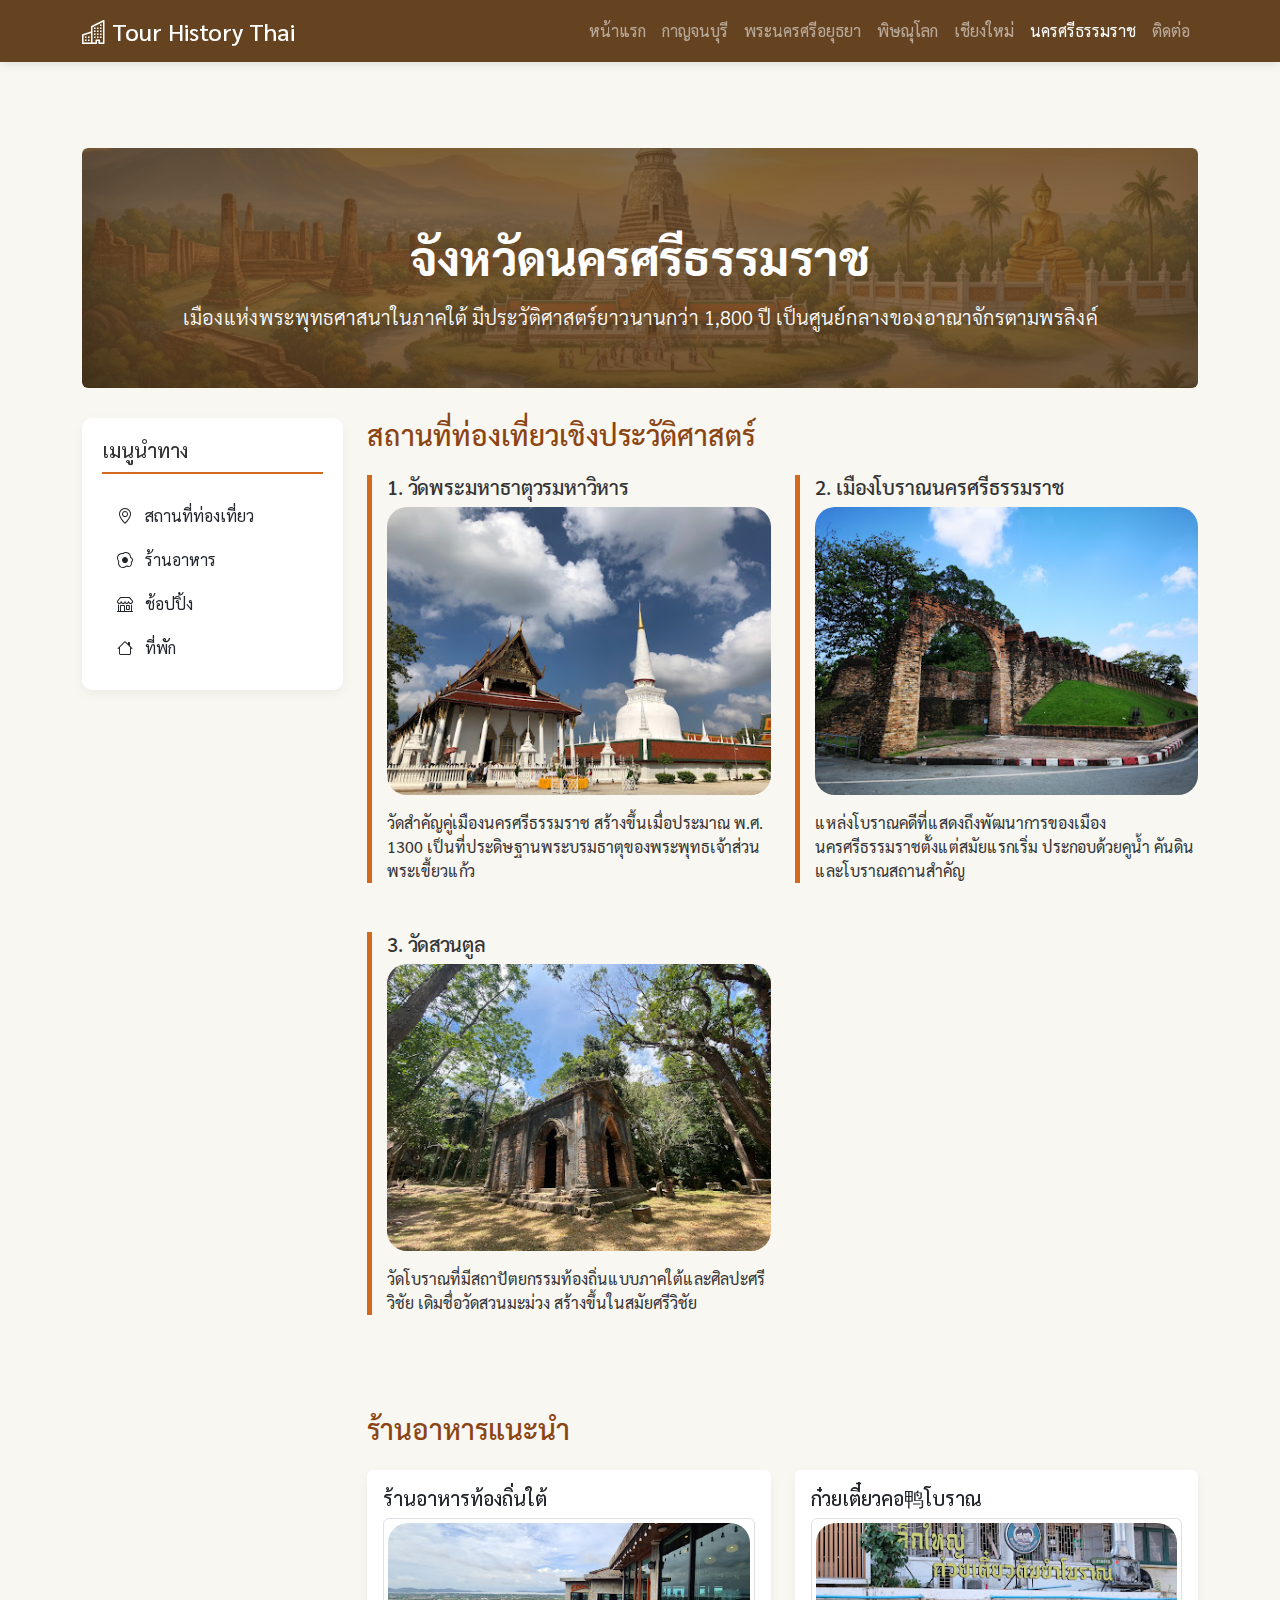
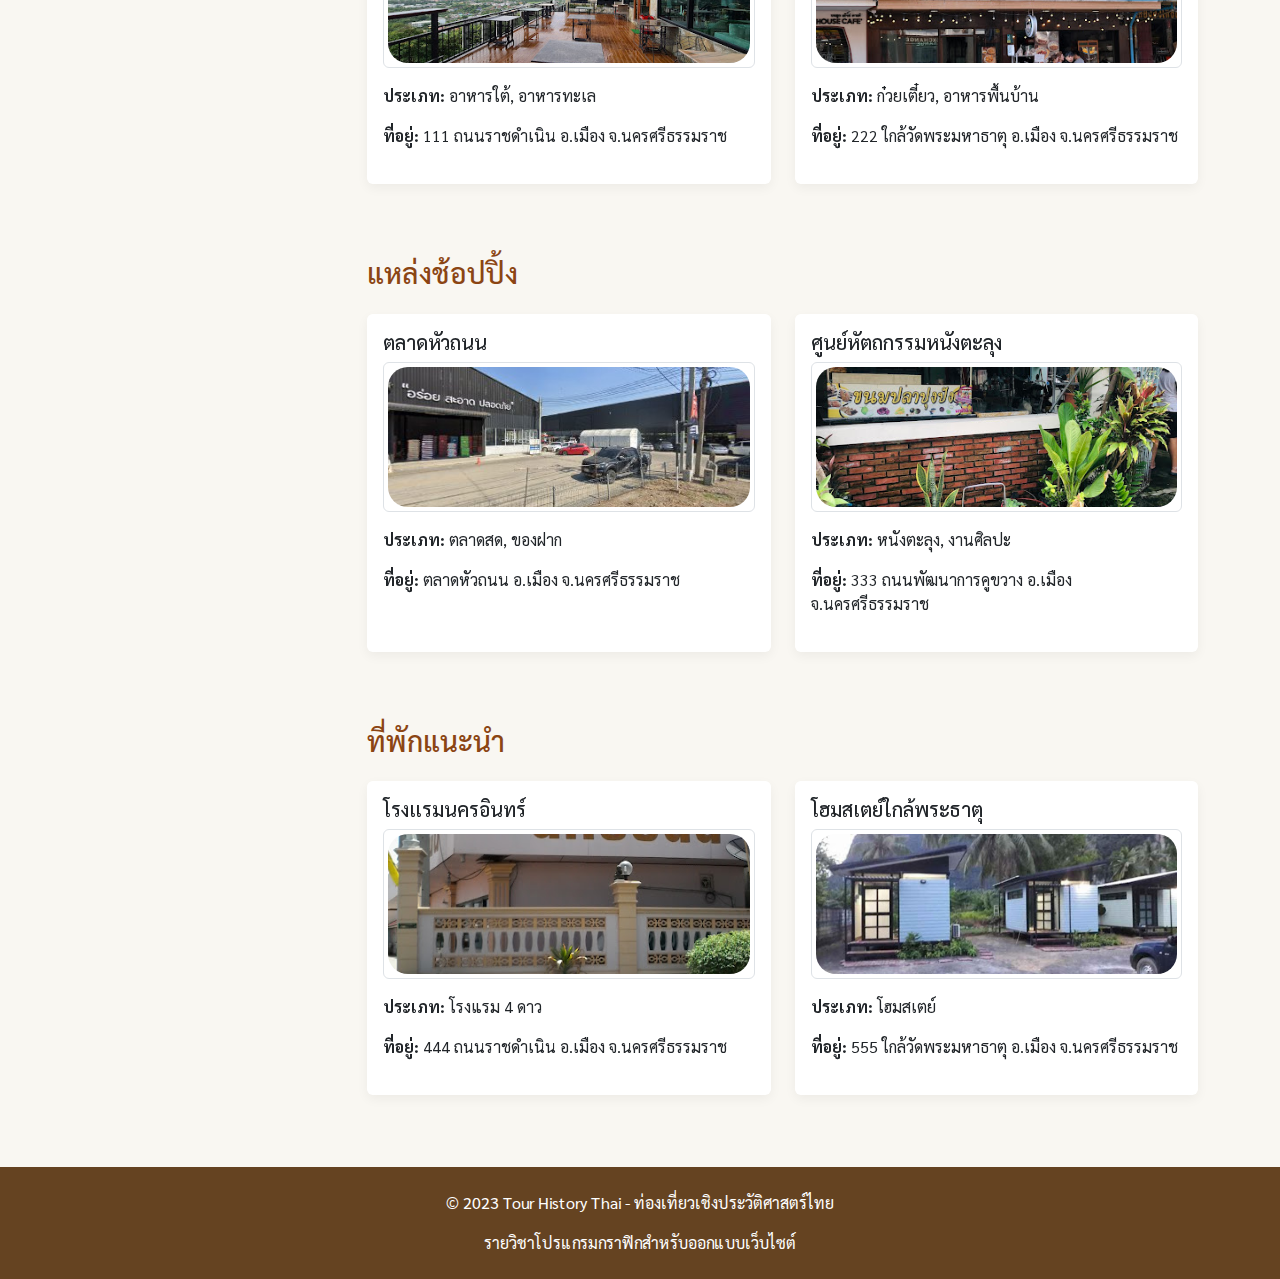
<file: travel_history/provinces/nakhonsithammarat.html>
<!DOCTYPE html>
<html lang="th">
<head>
    <meta charset="UTF-8">
    <meta name="viewport" content="width=device-width, initial-scale=1.0">
    <title>นครศรีธรรมราช - Tour History Thai</title>
    <link href="https://cdn.jsdelivr.net/npm/bootstrap@5.3.0-alpha1/dist/css/bootstrap.min.css" rel="stylesheet">
    <link rel="stylesheet" href="https://cdn.jsdelivr.net/npm/bootstrap-icons@1.10.3/font/bootstrap-icons.css">
    <link rel="stylesheet" href="../style.css">
    <link rel="preconnect" href="https://fonts.googleapis.com">
    <link rel="preconnect" href="https://fonts.gstatic.com" crossorigin>
    <link href="https://fonts.googleapis.com/css2?family=Kanit:wght@300;400;500&family=Sarabun:wght@300;400&display=swap" rel="stylesheet">
</head>
<body>
    <!-- Navigation Bar -->
    <nav class="navbar navbar-expand-lg navbar-dark fixed-top">
        <div class="container">
            <a class="navbar-brand" href="../index.html">
                <i class="bi bi-buildings"></i> Tour History Thai
            </a>
            <button class="navbar-toggler" type="button" data-bs-toggle="collapse" data-bs-target="#navbarNav">
                <span class="navbar-toggler-icon"></span>
            </button>
            <div class="collapse navbar-collapse" id="navbarNav">
                <ul class="navbar-nav ms-auto">
                    <li class="nav-item">
                        <a class="nav-link" href="../index.html">หน้าแรก</a>
                    </li>
                    <li class="nav-item">
                        <a class="nav-link" href="kanchanaburi.html">กาญจนบุรี</a>
                    </li>
                    <li class="nav-item">
                        <a class="nav-link" href="ayutthaya.html">พระนครศรีอยุธยา</a>
                    </li>
                    <li class="nav-item">
                        <a class="nav-link" href="phitsanulok.html">พิษณุโลก</a>
                    </li>
                    <li class="nav-item">
                        <a class="nav-link" href="chiangmai.html">เชียงใหม่</a>
                    </li>
                    <li class="nav-item">
                        <a class="nav-link active" href="nakhonsithammarat.html">นครศรีธรรมราช</a>
                    </li>
                    <li class="nav-item">
                        <a class="nav-link" href="../contact.html">ติดต่อ</a>
                    </li>
                </ul>
            </div>
        </div>
    </nav>

    <!-- Main Content -->
    <main class="container mt-5 pt-4">
        <div class="province-hero text-center rounded" 
                style="
                   background: 
                       linear-gradient(rgba(101, 67, 33, 0.7), rgba(101, 67, 33, 0.8)),
                       url('../assets/images/nak/nak.png') 
                       center/cover;
                ">
            <h1 class="display-5 fw-bold mb-3">จังหวัดนครศรีธรรมราช</h1>
            <p class="lead">เมืองแห่งพระพุทธศาสนาในภาคใต้ มีประวัติศาสตร์ยาวนานกว่า 1,800 ปี เป็นศูนย์กลางของอาณาจักรตามพรลิงค์</p>
        </div>
        
        <div class="row">
            <!-- Sidebar -->
            <div class="col-lg-3">
                <div class="sidebar">
                    <h5>เมนูนำทาง</h5>
                    <div class="list-group list-group-flush">
                        <a href="#historical" class="list-group-item list-group-item-action sidebar-link">
                            <i class="bi bi-geo-alt me-2"></i> สถานที่ท่องเที่ยว
                        </a>
                        <a href="#restaurants" class="list-group-item list-group-item-action sidebar-link">
                            <i class="bi bi-egg-fried me-2"></i> ร้านอาหาร
                        </a>
                        <a href="#shopping" class="list-group-item list-group-item-action sidebar-link">
                            <i class="bi bi-shop me-2"></i> ช้อปปิ้ง
                        </a>
                        <a href="#accommodations" class="list-group-item list-group-item-action sidebar-link">
                            <i class="bi bi-house me-2"></i> ที่พัก
                        </a>
                    </div>
                </div>
            </div>
            
            <!-- Main content -->
            <div class="col-lg-9">
                <!-- Historical Places -->
                <section id="historical">
                    <h3 class="text-brown mb-4">สถานที่ท่องเที่ยวเชิงประวัติศาสตร์</h3>
                    <div class="row">
                        <div class="col-md-6 mb-4">
                            <div class="location-card">
                                <h5>1. วัดพระมหาธาตุวรมหาวิหาร</h5>
                                <div class="historical-place-img mb-3">
                                    <img src="../assets/images/nak/1.jpg">
                                </div>
                                <p>วัดสำคัญคู่เมืองนครศรีธรรมราช สร้างขึ้นเมื่อประมาณ พ.ศ. 1300 เป็นที่ประดิษฐานพระบรมธาตุของพระพุทธเจ้าส่วนพระเขี้ยวแก้ว</p>
                            </div>
                        </div>
                        <div class="col-md-6 mb-4">
                            <div class="location-card">
                                <h5>2. เมืองโบราณนครศรีธรรมราช</h5>
                                <div class="historical-place-img mb-3">
                                    <img src="../assets/images/nak/2.jpg">
                                </div>
                                <p>แหล่งโบราณคดีที่แสดงถึงพัฒนาการของเมืองนครศรีธรรมราชตั้งแต่สมัยแรกเริ่ม ประกอบด้วยคูน้ำ คันดิน และโบราณสถานสำคัญ</p>
                            </div>
                        </div>
                        <div class="col-md-6 mb-4">
                            <div class="location-card">
                                <h5>3. วัดสวนตูล</h5>
                                <div class="historical-place-img mb-3">
                                    <img src="../assets/images/nak/3.jpg">
                                </div>
                                <p>วัดโบราณที่มีสถาปัตยกรรมท้องถิ่นแบบภาคใต้และศิลปะศรีวิชัย เดิมชื่อวัดสวนมะม่วง สร้างขึ้นในสมัยศรีวิชัย</p>
                            </div>
                        </div>
                    </div>
                </section>
                
                <!-- Restaurants -->
                <section id="restaurants" class="mt-5">
                    <h3 class="text-brown mb-4">ร้านอาหารแนะนำ</h3>
                    <div class="row">
                        <div class="col-md-6 mb-4">
                            <div class="card h-100">
                                <div class="card-body">
                                    <h5 class="card-title">ร้านอาหารท้องถิ่นใต้</h5>
                                    <div class="img-thumbnail mb-3" style="height: 150px;">
                                        <img src="../assets/images/nak/4.jpg">
                                    </div>
                                    <p class="card-text"><strong>ประเภท:</strong> อาหารใต้, อาหารทะเล</p>
                                    <p class="card-text"><strong>ที่อยู่:</strong> 111 ถนนราชดำเนิน อ.เมือง จ.นครศรีธรรมราช</p>
                                </div>
                            </div>
                        </div>
                        <div class="col-md-6 mb-4">
                            <div class="card h-100">
                                <div class="card-body">
                                    <h5 class="card-title">ก๋วยเตี๋ยวคอ鸭โบราณ</h5>
                                    <div class="img-thumbnail mb-3" style="height: 150px;">
                                        <img src="../assets/images/nak/5.jpg">
                                    </div>
                                    <p class="card-text"><strong>ประเภท:</strong> ก๋วยเตี๋ยว, อาหารพื้นบ้าน</p>
                                    <p class="card-text"><strong>ที่อยู่:</strong> 222 ใกล้วัดพระมหาธาตุ อ.เมือง จ.นครศรีธรรมราช</p>
                                </div>
                            </div>
                        </div>
                    </div>
                </section>
                
                <!-- Shopping -->
                <section id="shopping" class="mt-5">
                    <h3 class="text-brown mb-4">แหล่งช้อปปิ้ง</h3>
                    <div class="row">
                        <div class="col-md-6 mb-4">
                            <div class="card h-100">
                                <div class="card-body">
                                    <h5 class="card-title">ตลาดหัวถนน</h5>
                                    <div class="img-thumbnail mb-3" style="height: 150px;">
                                        <img src="../assets/images/nak/6.jpg">
                                    </div>
                                    <p class="card-text"><strong>ประเภท:</strong> ตลาดสด, ของฝาก</p>
                                    <p class="card-text"><strong>ที่อยู่:</strong> ตลาดหัวถนน อ.เมือง จ.นครศรีธรรมราช</p>
                                </div>
                            </div>
                        </div>
                        <div class="col-md-6 mb-4">
                            <div class="card h-100">
                                <div class="card-body">
                                    <h5 class="card-title">ศูนย์หัตถกรรมหนังตะลุง</h5>
                                    <div class="img-thumbnail mb-3" style="height: 150px;">
                                        <img src="../assets/images/nak/7.jpg">
                                    </div>
                                    <p class="card-text"><strong>ประเภท:</strong> หนังตะลุง, งานศิลปะ</p>
                                    <p class="card-text"><strong>ที่อยู่:</strong> 333 ถนนพัฒนาการคูขวาง อ.เมือง จ.นครศรีธรรมราช</p>
                                </div>
                            </div>
                        </div>
                    </div>
                </section>
                
                <!-- Accommodations -->
                <section id="accommodations" class="mt-5">
                    <h3 class="text-brown mb-4">ที่พักแนะนำ</h3>
                    <div class="row">
                        <div class="col-md-6 mb-4">
                            <div class="card h-100">
                                <div class="card-body">
                                    <h5 class="card-title">โรงแรมนครอินทร์</h5>
                                    <div class="img-thumbnail mb-3" style="height: 150px;">
                                        <img src="../assets/images/nak/8.jpg">
                                    </div>
                                    <p class="card-text"><strong>ประเภท:</strong> โรงแรม 4 ดาว</p>
                                    <p class="card-text"><strong>ที่อยู่:</strong> 444 ถนนราชดำเนิน อ.เมือง จ.นครศรีธรรมราช</p>
                                </div>
                            </div>
                        </div>
                        <div class="col-md-6 mb-4">
                            <div class="card h-100">
                                <div class="card-body">
                                    <h5 class="card-title">โฮมสเตย์ใกล้พระธาตุ</h5>
                                    <div class="img-thumbnail mb-3" style="height: 150px;">
                                        <img src="../assets/images/nak/9.jpg">
                                    </div>
                                    <p class="card-text"><strong>ประเภท:</strong> โฮมสเตย์</p>
                                    <p class="card-text"><strong>ที่อยู่:</strong> 555 ใกล้วัดพระมหาธาตุ อ.เมือง จ.นครศรีธรรมราช</p>
                                </div>
                            </div>
                        </div>
                    </div>
                </section>
            </div>
        </div>
    </main>

    <!-- Footer -->
    <footer class="footer mt-5 py-4">
        <div class="container text-center">
            <p>&copy; 2023 Tour History Thai - ท่องเที่ยวเชิงประวัติศาสตร์ไทย</p>
            <p class="mb-0">รายวิชาโปรแกรมกราฟิกสำหรับออกแบบเว็บไซต์</p>
        </div>
    </footer>

    <!-- Bootstrap JS -->
    <script src="https://cdn.jsdelivr.net/npm/bootstrap@5.3.0-alpha1/dist/js/bootstrap.bundle.min.js"></script>
    <script>
        // Smooth scroll for sidebar links
        document.addEventListener('DOMContentLoaded', function() {
            const sidebarLinks = document.querySelectorAll('.sidebar-link');
            
            sidebarLinks.forEach(link => {
                link.addEventListener('click', function(e) {
                    e.preventDefault();
                    const targetId = this.getAttribute('href').substring(1);
                    const targetElement = document.getElementById(targetId);
                    
                    if (targetElement) {
                        window.scrollTo({
                            top: targetElement.offsetTop - 100,
                            behavior: 'smooth'
                        });
                    }
                });
            });
        });
    </script>
</body>
</html>
</file>
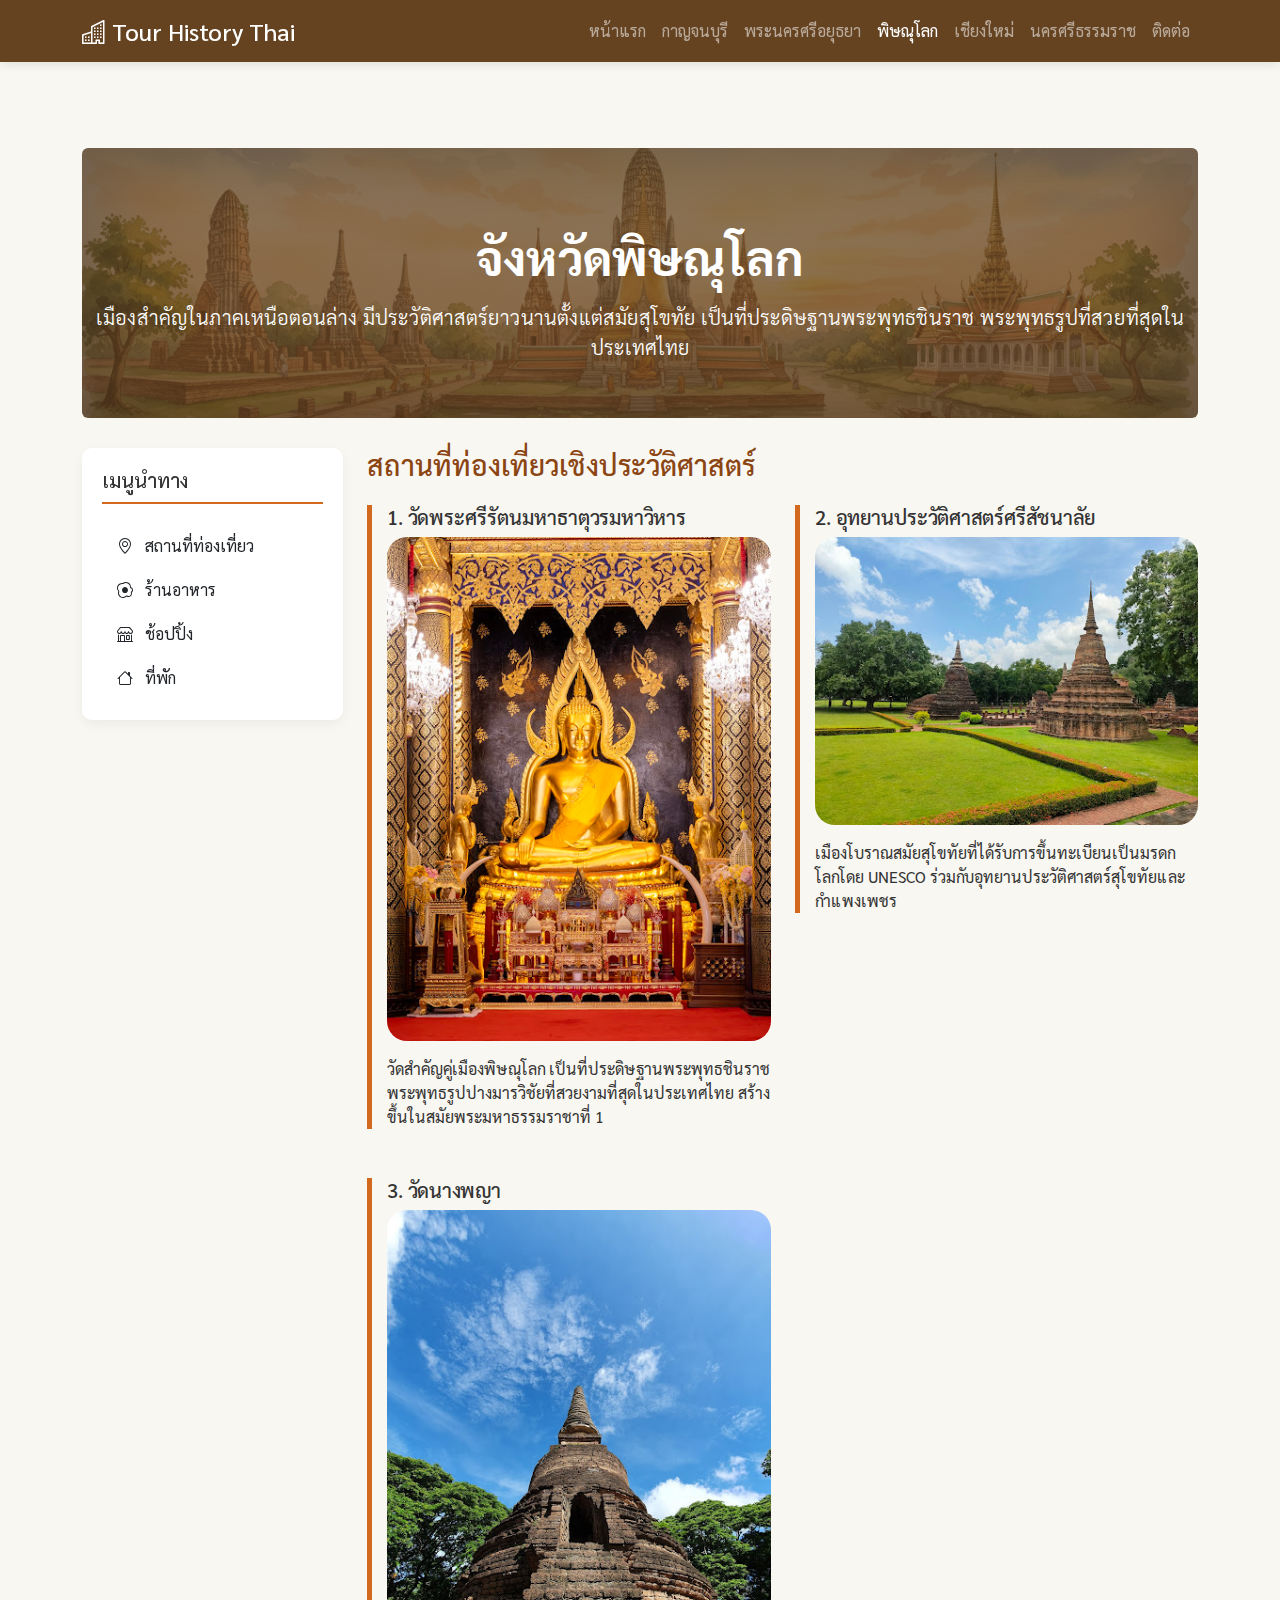
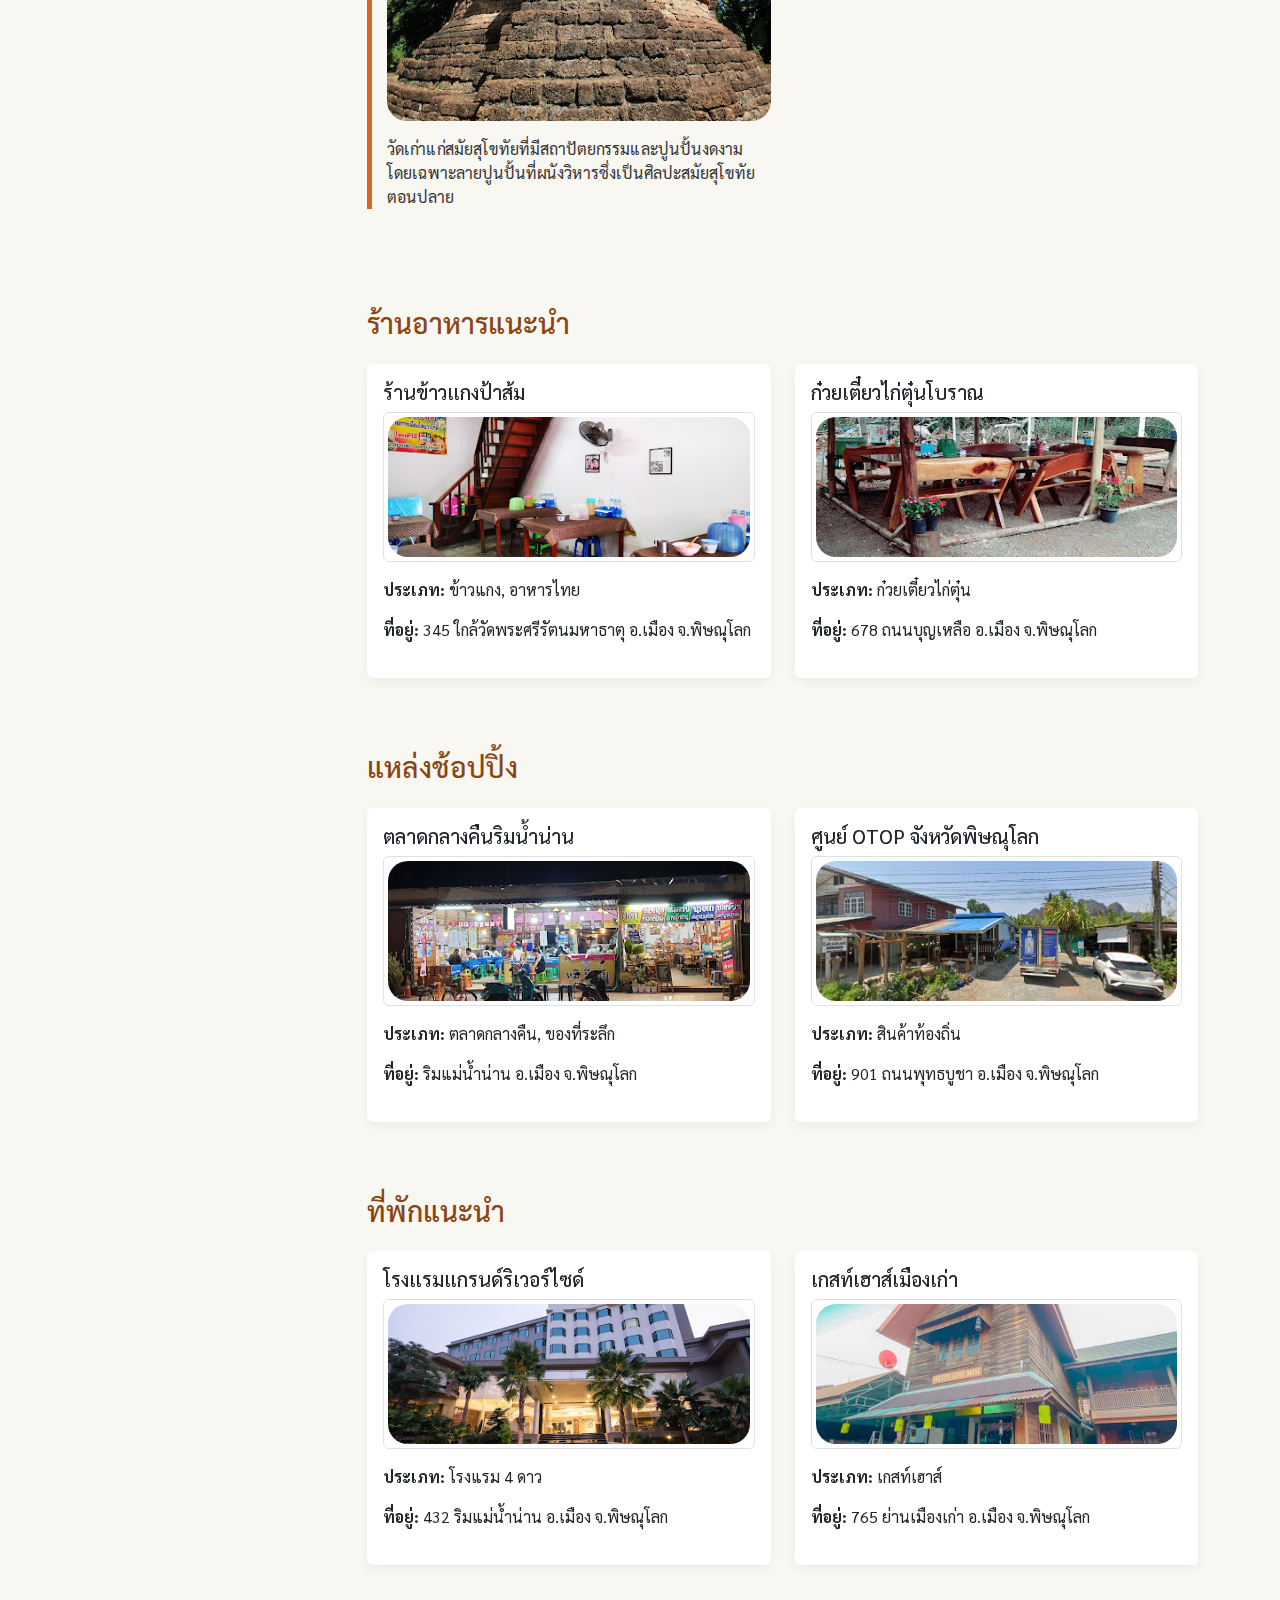
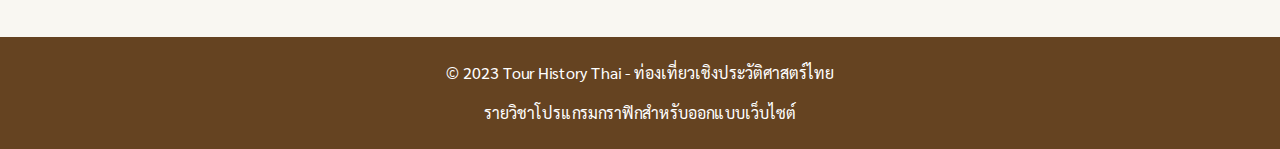
<file: travel_history/provinces/phitsanulok.html>
<!DOCTYPE html>
<html lang="th">
<head>
    <meta charset="UTF-8">
    <meta name="viewport" content="width=device-width, initial-scale=1.0">
    <title>พิษณุโลก - Tour History Thai</title>
    <link href="https://cdn.jsdelivr.net/npm/bootstrap@5.3.0-alpha1/dist/css/bootstrap.min.css" rel="stylesheet">
    <link rel="stylesheet" href="https://cdn.jsdelivr.net/npm/bootstrap-icons@1.10.3/font/bootstrap-icons.css">
    <link rel="stylesheet" href="../style.css">
    <link rel="preconnect" href="https://fonts.googleapis.com">
    <link rel="preconnect" href="https://fonts.gstatic.com" crossorigin>
    <link href="https://fonts.googleapis.com/css2?family=Kanit:wght@300;400;500&family=Sarabun:wght@300;400&display=swap" rel="stylesheet">
</head>
<body>
    <!-- Navigation Bar -->
    <nav class="navbar navbar-expand-lg navbar-dark fixed-top">
        <div class="container">
            <a class="navbar-brand" href="../index.html">
                <i class="bi bi-buildings"></i> Tour History Thai
            </a>
            <button class="navbar-toggler" type="button" data-bs-toggle="collapse" data-bs-target="#navbarNav">
                <span class="navbar-toggler-icon"></span>
            </button>
            <div class="collapse navbar-collapse" id="navbarNav">
                <ul class="navbar-nav ms-auto">
                    <li class="nav-item">
                        <a class="nav-link" href="../index.html">หน้าแรก</a>
                    </li>
                    <li class="nav-item">
                        <a class="nav-link" href="kanchanaburi.html">กาญจนบุรี</a>
                    </li>
                    <li class="nav-item">
                        <a class="nav-link" href="ayutthaya.html">พระนครศรีอยุธยา</a>
                    </li>
                    <li class="nav-item">
                        <a class="nav-link active" href="phitsanulok.html">พิษณุโลก</a>
                    </li>
                    <li class="nav-item">
                        <a class="nav-link" href="chiangmai.html">เชียงใหม่</a>
                    </li>
                    <li class="nav-item">
                        <a class="nav-link" href="nakhonsithammarat.html">นครศรีธรรมราช</a>
                    </li>
                    <li class="nav-item">
                        <a class="nav-link" href="../contact.html">ติดต่อ</a>
                    </li>
                </ul>
            </div>
        </div>
    </nav>

    <!-- Main Content -->
    <main class="container mt-5 pt-4">
        <div class="province-hero text-center rounded" 
                style="
                   background: 
                       linear-gradient(rgba(101, 67, 33, 0.7), rgba(101, 67, 33, 0.8)),
                       url('../assets/images/phit/pit.png') 
                       center/cover;
                ">
            <h1 class="display-5 fw-bold mb-3">จังหวัดพิษณุโลก</h1>
            <p class="lead">เมืองสำคัญในภาคเหนือตอนล่าง มีประวัติศาสตร์ยาวนานตั้งแต่สมัยสุโขทัย เป็นที่ประดิษฐานพระพุทธชินราช พระพุทธรูปที่สวยที่สุดในประเทศไทย</p>
        </div>
        
        <div class="row">
            <!-- Sidebar -->
            <div class="col-lg-3">
                <div class="sidebar">
                    <h5>เมนูนำทาง</h5>
                    <div class="list-group list-group-flush">
                        <a href="#historical" class="list-group-item list-group-item-action sidebar-link">
                            <i class="bi bi-geo-alt me-2"></i> สถานที่ท่องเที่ยว
                        </a>
                        <a href="#restaurants" class="list-group-item list-group-item-action sidebar-link">
                            <i class="bi bi-egg-fried me-2"></i> ร้านอาหาร
                        </a>
                        <a href="#shopping" class="list-group-item list-group-item-action sidebar-link">
                            <i class="bi bi-shop me-2"></i> ช้อปปิ้ง
                        </a>
                        <a href="#accommodations" class="list-group-item list-group-item-action sidebar-link">
                            <i class="bi bi-house me-2"></i> ที่พัก
                        </a>
                    </div>
                </div>
            </div>
            
            <!-- Main content -->
            <div class="col-lg-9">
                <!-- Historical Places -->
                <section id="historical">
                    <h3 class="text-brown mb-4">สถานที่ท่องเที่ยวเชิงประวัติศาสตร์</h3>
                    <div class="row">
                        <div class="col-md-6 mb-4">
                            <div class="location-card">
                                <h5>1. วัดพระศรีรัตนมหาธาตุวรมหาวิหาร</h5>
                                <div class="historical-place-img mb-3">
                                    <img src="../assets/images/phit/1.jpg">
                                </div>
                                <p>วัดสำคัญคู่เมืองพิษณุโลก เป็นที่ประดิษฐานพระพุทธชินราช พระพุทธรูปปางมารวิชัยที่สวยงามที่สุดในประเทศไทย สร้างขึ้นในสมัยพระมหาธรรมราชาที่ 1</p>
                            </div>
                        </div>
                        <div class="col-md-6 mb-4">
                            <div class="location-card">
                                <h5>2. อุทยานประวัติศาสตร์ศรีสัชนาลัย</h5>
                                <div class="historical-place-img mb-3">
                                    <img src="../assets/images/phit/2.jpg">
                                </div>
                                <p>เมืองโบราณสมัยสุโขทัยที่ได้รับการขึ้นทะเบียนเป็นมรดกโลกโดย UNESCO ร่วมกับอุทยานประวัติศาสตร์สุโขทัยและกำแพงเพชร</p>
                            </div>
                        </div>
                        <div class="col-md-6 mb-4">
                            <div class="location-card">
                                <h5>3. วัดนางพญา</h5>
                                <div class="historical-place-img mb-3">
                                    <img src="../assets/images/phit/3.jpg">
                                </div>
                                <p>วัดเก่าแก่สมัยสุโขทัยที่มีสถาปัตยกรรมและปูนปั้นงดงาม โดยเฉพาะลายปูนปั้นที่ผนังวิหารซึ่งเป็นศิลปะสมัยสุโขทัยตอนปลาย</p>
                            </div>
                        </div>
                    </div>
                </section>
                
                <!-- Restaurants -->
                <section id="restaurants" class="mt-5">
                    <h3 class="text-brown mb-4">ร้านอาหารแนะนำ</h3>
                    <div class="row">
                        <div class="col-md-6 mb-4">
                            <div class="card h-100">
                                <div class="card-body">
                                    <h5 class="card-title">ร้านข้าวแกงป้าส้ม</h5>
                                    <div class="img-thumbnail mb-3" style="height: 150px;">
                                        <img src="../assets/images/phit/4.jpg">
                                    </div>
                                    <p class="card-text"><strong>ประเภท:</strong> ข้าวแกง, อาหารไทย</p>
                                    <p class="card-text"><strong>ที่อยู่:</strong> 345 ใกล้วัดพระศรีรัตนมหาธาตุ อ.เมือง จ.พิษณุโลก</p>
                                </div>
                            </div>
                        </div>
                        <div class="col-md-6 mb-4">
                            <div class="card h-100">
                                <div class="card-body">
                                    <h5 class="card-title">ก๋วยเตี๋ยวไก่ตุ๋นโบราณ</h5>
                                    <div class="img-thumbnail mb-3" style="height: 150px;">
                                        <img src="../assets/images/phit/5.jpg">
                                    </div>
                                    <p class="card-text"><strong>ประเภท:</strong> ก๋วยเตี๋ยวไก่ตุ๋น</p>
                                    <p class="card-text"><strong>ที่อยู่:</strong> 678 ถนนบุญเหลือ อ.เมือง จ.พิษณุโลก</p>
                                </div>
                            </div>
                        </div>
                    </div>
                </section>
                
                <!-- Shopping -->
                <section id="shopping" class="mt-5">
                    <h3 class="text-brown mb-4">แหล่งช้อปปิ้ง</h3>
                    <div class="row">
                        <div class="col-md-6 mb-4">
                            <div class="card h-100">
                                <div class="card-body">
                                    <h5 class="card-title">ตลาดกลางคืนริมน้ำน่าน</h5>
                                    <div class="img-thumbnail mb-3" style="height: 150px;">
                                        <img src="../assets/images/phit/6.jpg">
                                    </div>
                                    <p class="card-text"><strong>ประเภท:</strong> ตลาดกลางคืน, ของที่ระลึก</p>
                                    <p class="card-text"><strong>ที่อยู่:</strong> ริมแม่น้ำน่าน อ.เมือง จ.พิษณุโลก</p>
                                </div>
                            </div>
                        </div>
                        <div class="col-md-6 mb-4">
                            <div class="card h-100">
                                <div class="card-body">
                                    <h5 class="card-title">ศูนย์ OTOP จังหวัดพิษณุโลก</h5>
                                    <div class="img-thumbnail mb-3" style="height: 150px;">
                                        <img src="../assets/images/phit/7.jpg">
                                    </div>
                                    <p class="card-text"><strong>ประเภท:</strong> สินค้าท้องถิ่น</p>
                                    <p class="card-text"><strong>ที่อยู่:</strong> 901 ถนนพุทธบูชา อ.เมือง จ.พิษณุโลก</p>
                                </div>
                            </div>
                        </div>
                    </div>
                </section>
                
                <!-- Accommodations -->
                <section id="accommodations" class="mt-5">
                    <h3 class="text-brown mb-4">ที่พักแนะนำ</h3>
                    <div class="row">
                        <div class="col-md-6 mb-4">
                            <div class="card h-100">
                                <div class="card-body">
                                    <h5 class="card-title">โรงแรมแกรนด์ริเวอร์ไซด์</h5>
                                    <div class="img-thumbnail mb-3" style="height: 150px;">
                                        <img src="../assets/images/phit/8.jpg">
                                    </div>
                                    <p class="card-text"><strong>ประเภท:</strong> โรงแรม 4 ดาว</p>
                                    <p class="card-text"><strong>ที่อยู่:</strong> 432 ริมแม่น้ำน่าน อ.เมือง จ.พิษณุโลก</p>
                                </div>
                            </div>
                        </div>
                        <div class="col-md-6 mb-4">
                            <div class="card h-100">
                                <div class="card-body">
                                    <h5 class="card-title">เกสท์เฮาส์เมืองเก่า</h5>
                                    <div class="img-thumbnail mb-3" style="height: 150px;">
                                        <img src="../assets/images/phit/9.jpg">
                                    </div>
                                    <p class="card-text"><strong>ประเภท:</strong> เกสท์เฮาส์</p>
                                    <p class="card-text"><strong>ที่อยู่:</strong> 765 ย่านเมืองเก่า อ.เมือง จ.พิษณุโลก</p>
                                </div>
                            </div>
                        </div>
                    </div>
                </section>
            </div>
        </div>
    </main>

    <!-- Footer -->
    <footer class="footer mt-5 py-4">
        <div class="container text-center">
            <p>&copy; 2023 Tour History Thai - ท่องเที่ยวเชิงประวัติศาสตร์ไทย</p>
            <p class="mb-0">รายวิชาโปรแกรมกราฟิกสำหรับออกแบบเว็บไซต์</p>
        </div>
    </footer>

    <!-- Bootstrap JS -->
    <script src="https://cdn.jsdelivr.net/npm/bootstrap@5.3.0-alpha1/dist/js/bootstrap.bundle.min.js"></script>
    <script>
        // Smooth scroll for sidebar links
        document.addEventListener('DOMContentLoaded', function() {
            const sidebarLinks = document.querySelectorAll('.sidebar-link');
            
            sidebarLinks.forEach(link => {
                link.addEventListener('click', function(e) {
                    e.preventDefault();
                    const targetId = this.getAttribute('href').substring(1);
                    const targetElement = document.getElementById(targetId);
                    
                    if (targetElement) {
                        window.scrollTo({
                            top: targetElement.offsetTop - 100,
                            behavior: 'smooth'
                        });
                    }
                });
            });
        });
    </script>
</body>
</html>
</file>
<file: travel_history/style.css>
/* style.css - แก้ไขทั้งหมด */

:root {
    --primary-brown: #8B4513;
    --secondary-brown: #A0522D;
    --light-brown: #D2691E;
    --cream: #F5F5DC;
    --dark-brown: #654321;
}

html {
    height: 100%;
}

body {
    font-family: 'Sarabun', sans-serif;
    background-color: #f9f7f2;
    color: #333;
    padding-top: 76px;
    min-height: 100%;
    display: flex;
    flex-direction: column;
}

/* ใช้ class นี้ใน main tag */
.main-content {
    flex: 1;
}

.navbar {
    background-color: var(--dark-brown);
    box-shadow: 0 2px 10px rgba(0, 0, 0, 0.1);
}

.navbar-brand {
    font-weight: 500;
    font-size: 1.5rem;
}

.nav-link {
    font-weight: 400;
    transition: color 0.3s;
}

.nav-link:hover {
    color: var(--light-brown) !important;
}

.hero-section {
    background: linear-gradient(rgba(101, 67, 33, 0.8) 0%, rgba(101, 67, 33, 0.9) 100%), 
    url('assets/images/thai.png') center/cover;
    background-size: cover;
    background-position: center;
    color: white;
    padding: 100px 0;
    border-radius: 10px;
    margin-bottom: 40px;
}

.province-hero {
    background: linear-gradient(rgba(101, 67, 33, 0.8) 0%, rgba(101, 67, 33, 0.9) 100%) ;
    background-size: cover;
    background-position: center;
    color: white;
    padding: 80px 0 40px;
    border-radius: 10px;
    margin-bottom: 30px;
    box-shadow: inset 0 0 100px rgba(0, 0, 0, 0.3);
}

.btn-brown {
    background-color: var(--primary-brown);
    color: white;
    border: none;
    padding: 10px 20px;
    border-radius: 5px;
    transition: background-color 0.3s;
}

.btn-brown:hover {
    background-color: var(--secondary-brown);
    color: white;
}

.card {
    border: none;
    box-shadow: 0 4px 12px rgba(0, 0, 0, 0.05);
    transition: transform 0.3s;
    margin-bottom: 20px;
}

.card:hover {
    transform: translateY(-5px);
}

.card-img-top {
    height: 200px;
    object-fit: cover;
}

.bg-light-brown {
    background-color: var(--light-brown);
}

.text-brown {
    color: var(--primary-brown) !important;
}

.sidebar {
    background-color: white;
    border-radius: 10px;
    padding: 20px;
    box-shadow: 0 4px 12px rgba(0, 0, 0, 0.05);
    margin-bottom: 30px;
    position: sticky;
    top: 100px;
}

.sidebar h5 {
    border-bottom: 2px solid var(--light-brown);
    padding-bottom: 10px;
    margin-bottom: 20px;
}

.sidebar .list-group-item {
    border: none;
    background: transparent;
    padding: 10px 15px;
    transition: all 0.3s;
}

.sidebar .list-group-item:hover {
    background-color: rgba(139, 69, 19, 0.1);
    color: var(--primary-brown);
    border-radius: 5px;
}

.sidebar .list-group-item.active {
    background-color: var(--primary-brown);
    border-color: var(--primary-brown);
}

/* Footer ที่แก้ไขแล้ว */
.footer {
    background-color: var(--dark-brown);
    color: white;
    margin-top: auto; /* สำคัญ: ทำให้ footer ดันตัวเองลงล่าง */
    width: 100%;
}

.location-card {
    border-left: 5px solid var(--light-brown);
    padding-left: 15px;
    margin-bottom: 25px;
}

.img-thumbnail img{
    width: 100%;
    height: 100%;
    object-fit: cover; /* cover: ปรับภาพให้เต็มพื้นที่ */
    object-position: center; /* จัดให้ภาพอยู่กลาง */
    border-radius: 20px;
}

.contact-section {
    background-color: white;
    padding: 40px;
    border-radius: 10px;
    box-shadow: 0 4px 12px rgba(0, 0, 0, 0.05);
}

.contact-icon {
    font-size: 2rem;
    color: var(--primary-brown);
    margin-bottom: 15px;
}


/* หรือแยกเป็น class เฉพาะสำหรับ img */
.historical-place-img img {
    width: 100%;
    height: 100%;
    object-fit: cover; /* cover: ปรับภาพให้เต็มพื้นที่ */
    object-position: center; /* จัดให้ภาพอยู่กลาง */
    border-radius: 20px;
}

/* Responsive adjustments */
@media (max-width: 768px) {
    .sidebar {
        position: static;
        margin-top: 20px;
    }
    
    .hero-section {
        padding: 60px 0;
    }
    
    body {
        padding-top: 66px;
    }
    
    .historical-place-img {
        height: 200px;
    }
}
</file>
